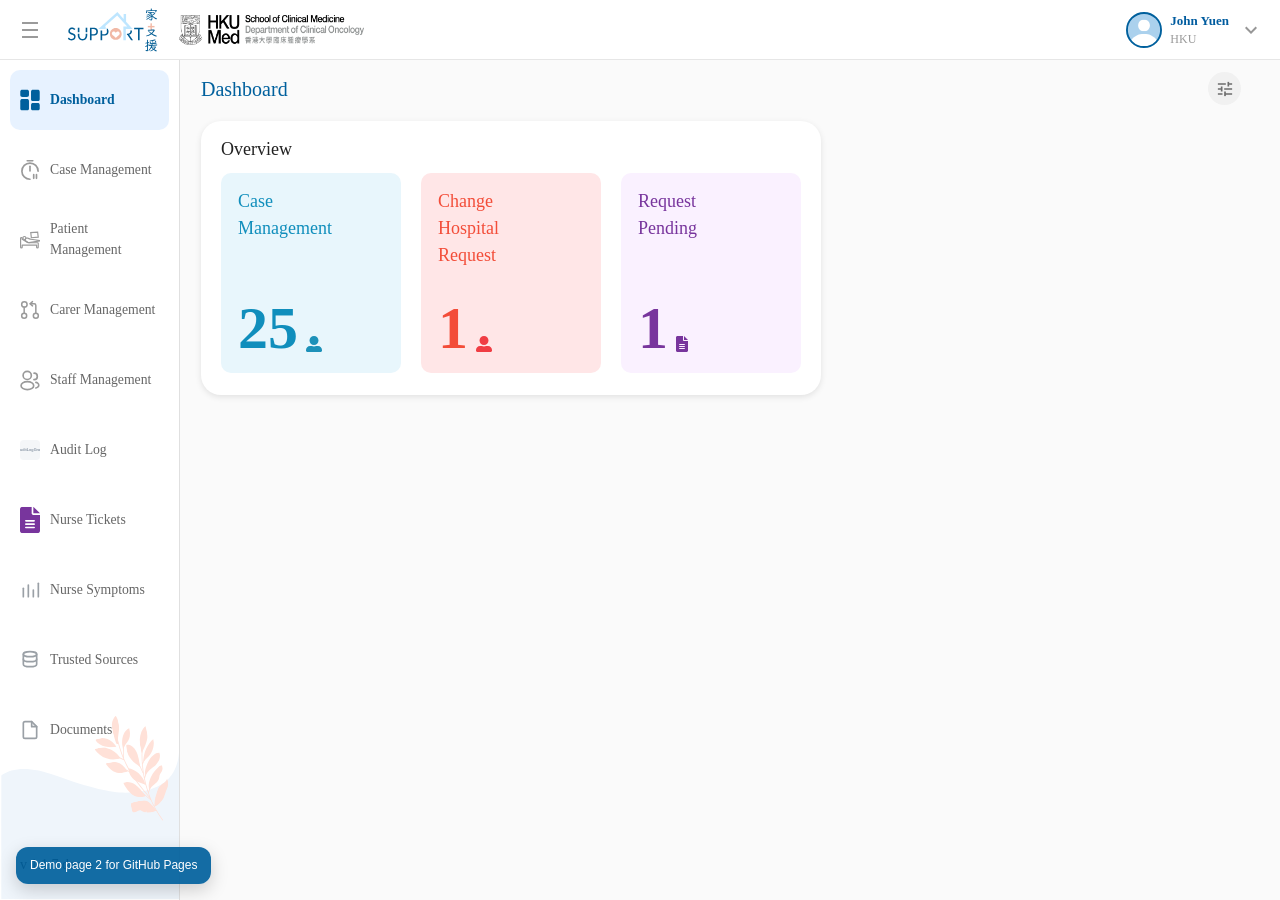
<file: dashboard.html>
<!DOCTYPE html>

<!-- saved from url=(0053)https://qa-supps-portal.med.hku.hk/homepage/dashboard -->
<html lang="en"><head><meta content="text/html; charset=utf-8" http-equiv="Content-Type"/>
<link href="https://qa-supps-portal.med.hku.hk/favicon.ico" rel="icon"/>
<meta content="width=device-width, initial-scale=1" name="viewport"/>
<meta content="#000000" name="theme-color"/>
<meta content="Support Plus" name="description"/>
<link href="https://qa-supps-portal.med.hku.hk/logo192.png" rel="apple-touch-icon"/>
<!--
      manifest.json provides metadata used when your web app is installed on a
      user's mobile device or desktop. See https://developers.google.com/web/fundamentals/web-app-manifest/
    -->
<link href="https://qa-supps-portal.med.hku.hk/manifest.json" rel="manifest"/>
<link href="./font.css" rel="stylesheet"/>
<!--
      Notice the use of  in the tags above.
      It will be replaced with the URL of the `public` folder during the build.
      Only files inside the `public` folder can be referenced from the HTML.

      Unlike "/favicon.ico" or "favicon.ico", "/favicon.ico" will
      work correctly both with client-side routing and a non-root public URL.
      Learn how to configure a non-root public URL by running `npm run build`.
    -->
<title>Support Plus</title>
<style>body {
  margin: 0;
  font-family: -apple-system, BlinkMacSystemFont, 'Segoe UI', 'Roboto', 'Oxygen',
    'Ubuntu', 'Cantarell', 'Fira Sans', 'Droid Sans', 'Helvetica Neue',
    sans-serif;
  -webkit-font-smoothing: antialiased;
  -moz-osx-font-smoothing: grayscale;
}

code {
  font-family: source-code-pro, Menlo, Monaco, Consolas, 'Courier New',
    monospace;
}

*:focus {
  outline: none !important;
}

/*# sourceMappingURL=[data-uri] */</style><style data-styled="active" data-styled-version="5.3.5">.Hpyvd{width:100%;height:100%;}.hApcqP{position:absolute;}.bWHyne .MuiButton-root{height:45px;text-transform:none;border-radius:25px;}.ePMsFZ.ePMsFZ{margin:auto;}.ePMsFZ.ePMsFZ .MuiDialog-paper{width:405px;margin:auto;border-radius:10px;background-color:#fff;padding:20px;}.cHuyDQ.cHuyDQ{font-size:20px;font-family:'NotoSans-Bold';height:10px;}.howUfX{cursor:pointer;}.kcfaUv{margin:auto;}.kcfaUv .MuiDialog-paper{width:405px;height:auto;max-width:405px;margin:auto;border-radius:30px;background-color:#fafafa;padding:20px;text-align:center;}.dpnVu{width:100%;position:fixed;z-index:1301;top:-0px;display:-webkit-box;display:-webkit-flex;display:-ms-flexbox;display:flex;-webkit-box-pack:center;-webkit-justify-content:center;-ms-flex-pack:center;justify-content:center;}.dpnVu.dpnVu .MuiAlert-icon{font-size:30px;}.dpnVu.dpnVu .MuiAlert-message{font-size:18px;}.ciIaev{height:100vh;display:-webkit-box;display:-webkit-flex;display:-ms-flexbox;display:flex;-webkit-flex-direction:row;-ms-flex-direction:row;flex-direction:row;-webkit-align-items:center;-webkit-box-align:center;-ms-flex-align:center;align-items:center;-webkit-box-pack:center;-webkit-justify-content:center;-ms-flex-pack:center;justify-content:center;}.fiyHVO{width:410px;height:522px;background-color:#fff;border-radius:30px;display:-webkit-box;display:-webkit-flex;display:-ms-flexbox;display:flex;-webkit-flex-direction:column;-ms-flex-direction:column;flex-direction:column;-webkit-align-items:center;-webkit-box-align:center;-ms-flex-align:center;align-items:center;box-shadow:0 2px 10px 0 rgba(0,0,0,0.1);padding:33px 45px 47px;margin:0;}.hEXoN{width:100%;height:69px;margin-bottom:20px;padding:0 12px;}.dAfYQb{width:100%;height:69px;margin-bottom:37px;padding:0 12px;}.bQdoJM.bQdoJM{font-size:12px;color:#005e98;font-family:'NotoSans-Bold';}.cXEWQU.cXEWQU{font-size:16px;color:#fff;font-family:'NotoSans-Bold';}.hIvHST.hIvHST{height:5px;color:#ff7444;font-weight:500;font-size:12px;text-transform:none;}.hIvHST.hIvHST:hover{-webkit-text-decoration:none;text-decoration:none;background-color:#fff;}.kbcWOb{width:100%;margin-bottom:20px;}.kbBmVw{width:100%;margin-bottom:45px;}.beaRYn{display:-webkit-box;display:-webkit-flex;display:-ms-flexbox;display:flex;margin:10px 10px 0px 10px;-webkit-box-pack:justify;-webkit-justify-content:space-between;-ms-flex-pack:justify;justify-content:space-between;border-radius:10px;height:60px;-webkit-align-items:center;-webkit-box-align:center;-ms-flex-align:center;align-items:center;background-color:#e7f2ff;cursor:pointer;}.beaRYn .title{font-weight:bold;color:#00609d;}.beaRYn.beaRYn .blueImage{padding-right:10px;display:block;}.beaRYn.beaRYn .grayImage{padding-right:10px;display:none;}.Rroof{display:-webkit-box;display:-webkit-flex;display:-ms-flexbox;display:flex;margin:10px 10px 0px 10px;-webkit-box-pack:justify;-webkit-justify-content:space-between;-ms-flex-pack:justify;justify-content:space-between;border-radius:10px;height:60px;-webkit-align-items:center;-webkit-box-align:center;-ms-flex-align:center;align-items:center;background-color:#fff;cursor:pointer;}.Rroof .title{font-weight:#6e6e6e;color:#666;}.Rroof.Rroof .blueImage{padding-right:10px;display:none;}.Rroof.Rroof .grayImage{padding-right:10px;display:block;}.csmlIp{display:-webkit-box;display:-webkit-flex;display:-ms-flexbox;display:flex;-webkit-flex-direction:row;-ms-flex-direction:row;flex-direction:row;-webkit-align-items:center;-webkit-box-align:center;-ms-flex-align:center;align-items:center;padding:10px;font-family:'NotoSans-Bold';}.icKBTo.icKBTo{color:#00609d;font-size:14px;font-family:'NotoSans-Bold';padding:8px 0;margin-left:10px;}.WZFFl{width:96%;height:250px;display:-webkit-box;display:-webkit-flex;display:-ms-flexbox;display:flex;-webkit-flex-direction:column;-ms-flex-direction:column;flex-direction:column;-webkit-align-items:center;-webkit-box-align:center;-ms-flex-align:center;align-items:center;-webkit-box-pack:center;-webkit-justify-content:center;-ms-flex-pack:center;justify-content:center;margin:0 auto;}.djyMlG{width:100%;height:60px;display:-webkit-box;display:-webkit-flex;display:-ms-flexbox;display:flex;-webkit-flex-direction:row;-ms-flex-direction:row;flex-direction:row;-webkit-align-items:center;-webkit-box-align:center;-ms-flex-align:center;align-items:center;-webkit-box-pack:justify;-webkit-justify-content:space-between;-ms-flex-pack:justify;justify-content:space-between;background-color:#fff;border-bottom:1px solid #e6e6e6;padding-left:5px;padding-right:17px;}.hXfsVW{display:-webkit-box;display:-webkit-flex;display:-ms-flexbox;display:flex;-webkit-flex-direction:row;-ms-flex-direction:row;flex-direction:row;-webkit-align-items:center;-webkit-box-align:center;-ms-flex-align:center;align-items:center;}.fZAXZB{display:-webkit-box;display:-webkit-flex;display:-ms-flexbox;display:flex;-webkit-flex-direction:row;-ms-flex-direction:row;flex-direction:row;-webkit-align-items:center;-webkit-box-align:center;-ms-flex-align:center;align-items:center;-webkit-box-pack:justify;-webkit-justify-content:space-between;-ms-flex-pack:justify;justify-content:space-between;}.fZAXZB .slide-content{max-height:318px;width:346px;background-color:#f7f7f7;border-radius:8px;overflow:auto;height:0;visibility:hidden;position:'relative';}.fZAXZB .up{-webkit-animation:slide-up 0.3s linear both;animation:slide-up 0.3s linear both;}.fZAXZB .down{-webkit-animation:slide-down 0.3s linear both;animation:slide-down 0.3s linear both;}@-webkit-keyframes slide-down{0%{visibility:hidden;overflow:hidden;height:0;}99%{visibility:visible;overflow:hidden;height:318px;}100%{visibility:visible;height:318px;}}@keyframes slide-down{0%{visibility:hidden;overflow:hidden;height:0;}99%{visibility:visible;overflow:hidden;height:318px;}100%{visibility:visible;height:318px;}}@-webkit-keyframes slide-up{from{overflow:hidden;visibility:visible;height:318px;}to{overflow:hidden;visibility:hidden;height:0;}}@keyframes slide-up{from{overflow:hidden;visibility:visible;height:318px;}to{overflow:hidden;visibility:hidden;height:0;}}.fyXzYS.fyXzYS{padding:0;}.ipZSaW{display:-webkit-box;display:-webkit-flex;display:-ms-flexbox;display:flex;-webkit-flex-direction:column;-ms-flex-direction:column;flex-direction:column;-webkit-align-items:flex-start;-webkit-box-align:flex-start;-ms-flex-align:flex-start;align-items:flex-start;-webkit-box-pack:center;-webkit-justify-content:center;-ms-flex-pack:center;justify-content:center;margin-left:8px;margin-right:10px;text-transform:none;}.dvEWAl.dvEWAl{color:#015c9f;font-weight:bold;}.dvZQNt.dvZQNt{color:#9a9a9a;font-weight:unset;}.gxRzvc{-webkit-transform-origin:center bottom;-ms-transform-origin:center bottom;transform-origin:center bottom;background-color:#f6f6f6;padding:unset;}.hIOsmV{width:100%;}.yZFgr{width:100%;display:-webkit-box;display:-webkit-flex;display:-ms-flexbox;display:flex;-webkit-flex-direction:row;-ms-flex-direction:row;flex-direction:row;-webkit-align-items:center;-webkit-box-align:center;-ms-flex-align:center;align-items:center;-webkit-box-pack:justify;-webkit-justify-content:space-between;-ms-flex-pack:justify;justify-content:space-between;padding:unset;}.cSOBWP{position:absolute;left:calc(50% - 100px);top:calc(50% - 100px);z-index:2;}.icBGFx{position:absolute;width:calc(100% + 20px);left:-10px;height:100%;opacity:0.8;z-index:1;}.gRXGFe{width:100%;max-width:620px;border-radius:20px;box-shadow:0 2px 6px 0 rgba(0,0,0,0.1);background-color:#fff;padding:5px 10px 22px 10px;display:-webkit-box;display:-webkit-flex;display:-ms-flexbox;display:flex;-webkit-flex-direction:column;-ms-flex-direction:column;flex-direction:column;-webkit-box-pack:justify;-webkit-justify-content:space-between;-ms-flex-pack:justify;justify-content:space-between;}.hUQwHi{display:-webkit-box;display:-webkit-flex;display:-ms-flexbox;display:flex;-webkit-flex-direction:row;-ms-flex-direction:row;flex-direction:row;-webkit-align-items:center;-webkit-box-align:center;-ms-flex-align:center;align-items:center;-webkit-box-pack:justify;-webkit-justify-content:space-between;-ms-flex-pack:justify;justify-content:space-between;padding:10px;}.byrFZt.byrFZt{font-size:18px;font-family:'NotoSans-Bold';}.heRLHN{width:100%;display:-webkit-box;display:-webkit-flex;display:-ms-flexbox;display:flex;-webkit-flex-direction:row;-ms-flex-direction:row;flex-direction:row;-webkit-align-items:center;-webkit-box-align:center;-ms-flex-align:center;align-items:center;-webkit-box-pack:space-around;-webkit-justify-content:space-around;-ms-flex-pack:space-around;justify-content:space-around;-webkit-flex-wrap:wrap;-ms-flex-wrap:wrap;flex-wrap:wrap;}.iwNJDA{position:relative;height:70%;}.bVcxOE{width:30%;height:200px;display:-webkit-box;display:-webkit-flex;display:-ms-flexbox;display:flex;-webkit-flex-direction:column;-ms-flex-direction:column;flex-direction:column;-webkit-box-pack:justify;-webkit-justify-content:space-between;-ms-flex-pack:justify;justify-content:space-between;padding:15px 81px 0px 17px;border-radius:10px;background-color:#e8f6fc;cursor:pointer;}.BxAod{display:-webkit-box;display:-webkit-flex;display:-ms-flexbox;display:flex;-webkit-flex-direction:row;-ms-flex-direction:row;flex-direction:row;}.eIAWZd.eIAWZd{width:33px;height:33px;display:-webkit-box;display:-webkit-flex;display:-ms-flexbox;display:flex;margin:0 17px;}.fyRMHJ{z-index:1300 !important;}.fyRMHJ .MuiTooltip-tooltip{background-color:#f7f7f7;box-shadow:0 2px 6px 0 rgba(0,0,0,0.1);max-width:600px;}.fyRMHJ .MuiTooltip-tooltip .MuiTooltip-arrow{color:#f7f7f7;}.kVQcXN{height:100%;padding:12px 22px 16px 21px;}.hrsTrv{display:-webkit-box;display:-webkit-flex;display:-ms-flexbox;display:flex;-webkit-flex-direction:row;-ms-flex-direction:row;flex-direction:row;-webkit-box-pack:justify;-webkit-justify-content:space-between;-ms-flex-pack:justify;justify-content:space-between;-webkit-align-items:center;-webkit-box-align:center;-ms-flex-align:center;align-items:center;margin-bottom:16px;}.iyJoiF{width:50%;display:-webkit-box;display:-webkit-flex;display:-ms-flexbox;display:flex;-webkit-flex-direction:row;-ms-flex-direction:row;flex-direction:row;-webkit-align-items:center;-webkit-box-align:center;-ms-flex-align:center;align-items:center;-webkit-box-pack:end;-webkit-justify-content:flex-end;-ms-flex-pack:end;justify-content:flex-end;}.jtxRtd{width:100%;min-width:1024px;height:100vh;display:-webkit-box;display:-webkit-flex;display:-ms-flexbox;display:flex;-webkit-flex-direction:column;-ms-flex-direction:column;flex-direction:column;}.fVFFNg{height:calc(100vh - 60px);display:-webkit-box;display:-webkit-flex;display:-ms-flexbox;display:flex;-webkit-flex-direction:row;-ms-flex-direction:row;flex-direction:row;background-color:#fafafa;min-height:700px;}.jsmixt{display:-webkit-box;display:-webkit-flex;display:-ms-flexbox;display:flex;}.jsmixt .css-12i7wg6-MuiPaper-root-MuiDrawer-paper{position:relative;}.etmviE{width:100%;height:100%;}.bdIPQU{height:100%;}.llQpbN{width:100%;height:100vh;position:absolute;z-index:-2;overflow:hidden;}body{margin:0;padding:0;}</style><style data-emotion="css-global" data-s="">html{-webkit-font-smoothing:antialiased;-moz-osx-font-smoothing:grayscale;box-sizing:border-box;-webkit-text-size-adjust:100%;}</style><style data-emotion="css-global" data-s="">*,*::before,*::after{box-sizing:inherit;}</style><style data-emotion="css-global" data-s="">strong,b{font-weight:700;}</style><style data-emotion="css-global" data-s="">body{margin:0;color:rgba(0, 0, 0, 0.87);font-family:NotoSans-Regular;font-weight:400;font-size:0.8571428571428571rem;line-height:1.5;background-color:#fff;}</style><style data-emotion="css-global" data-s="">@media print{body{background-color:#fff;}}</style><style data-emotion="css-global" data-s="">body::backdrop{background-color:#fff;}</style><style data-emotion="css" data-s="">.css-bz4dnt-MuiCollapse-root{height:0;overflow:hidden;-webkit-transition:height 300ms cubic-bezier(0.4, 0, 0.2, 1) 0ms;transition:height 300ms cubic-bezier(0.4, 0, 0.2, 1) 0ms;visibility:hidden;}</style><style data-emotion="css" data-s="">.css-smkl36-MuiCollapse-wrapper{display:-webkit-box;display:-webkit-flex;display:-ms-flexbox;display:flex;width:100%;}</style><style data-emotion="css" data-s="">.css-9l5vo-MuiCollapse-wrapperInner{width:100%;}</style><style data-emotion="css" data-s="">.css-18g3wjv-MuiAlert-root{font-family:NotoSans-Regular;font-weight:400;font-size:0.75rem;line-height:1.43;background-color:rgb(253, 237, 237);display:-webkit-box;display:-webkit-flex;display:-ms-flexbox;display:flex;padding:6px 16px;color:rgb(95, 33, 32);}</style><style data-emotion="css" data-s="">.css-18g3wjv-MuiAlert-root .MuiAlert-icon{color:#ef5350;}</style><style data-emotion="css" data-s="">.css-119koxd-MuiPaper-root-MuiAlert-root{background-color:#fff;color:rgba(0, 0, 0, 0.87);-webkit-transition:box-shadow 300ms cubic-bezier(0.4, 0, 0.2, 1) 0ms;transition:box-shadow 300ms cubic-bezier(0.4, 0, 0.2, 1) 0ms;border-radius:4px;box-shadow:none;font-family:NotoSans-Regular;font-weight:400;font-size:0.75rem;line-height:1.43;background-color:rgb(253, 237, 237);display:-webkit-box;display:-webkit-flex;display:-ms-flexbox;display:flex;padding:6px 16px;color:rgb(95, 33, 32);}</style><style data-emotion="css" data-s="">.css-119koxd-MuiPaper-root-MuiAlert-root .MuiAlert-icon{color:#ef5350;}</style><style data-emotion="css" data-s="">.css-1ytlwq5-MuiAlert-icon{margin-right:12px;padding:7px 0;display:-webkit-box;display:-webkit-flex;display:-ms-flexbox;display:flex;font-size:22px;opacity:0.9;}</style><style data-emotion="css" data-s="">.css-1vooibu-MuiSvgIcon-root{-webkit-user-select:none;-moz-user-select:none;-ms-user-select:none;user-select:none;width:1em;height:1em;display:inline-block;fill:currentColor;-webkit-flex-shrink:0;-ms-flex-negative:0;flex-shrink:0;-webkit-transition:fill 200ms cubic-bezier(0.4, 0, 0.2, 1) 0ms;transition:fill 200ms cubic-bezier(0.4, 0, 0.2, 1) 0ms;font-size:inherit;}</style><style data-emotion="css" data-s="">.css-1pxa9xg-MuiAlert-message{padding:8px 0;min-width:0;overflow:auto;}</style><style data-emotion="css" data-s="">.css-1eyyx39-MuiTypography-root{margin:0;font-family:NotoSans-Regular;font-weight:400;font-size:0.8571428571428571rem;line-height:1.5;color:#005e98;font-size:12px;}</style><style data-emotion="css" data-s="">.css-1h8td7x-MuiDialog-root{}</style><style data-emotion="css" data-s="">@media print{.css-1h8td7x-MuiDialog-root{position:absolute!important;}}</style><style data-emotion="css" data-s="">.css-12w3uat-MuiIconButton-root{text-align:center;-webkit-flex:0 0 auto;-ms-flex:0 0 auto;flex:0 0 auto;font-size:1.2857142857142856rem;padding:8px;border-radius:50%;overflow:visible;color:rgba(0, 0, 0, 0.54);-webkit-transition:background-color 150ms cubic-bezier(0.4, 0, 0.2, 1) 0ms;transition:background-color 150ms cubic-bezier(0.4, 0, 0.2, 1) 0ms;}</style><style data-emotion="css" data-s="">.css-12w3uat-MuiIconButton-root:hover{background-color:rgba(0, 0, 0, 0.04);}</style><style data-emotion="css" data-s="">@media (hover: none){.css-12w3uat-MuiIconButton-root:hover{background-color:transparent;}}</style><style data-emotion="css" data-s="">.css-12w3uat-MuiIconButton-root.Mui-disabled{background-color:transparent;color:rgba(0, 0, 0, 0.26);}</style><style data-emotion="css" data-s="">.css-poa6bm-MuiButtonBase-root-MuiIconButton-root{display:-webkit-inline-box;display:-webkit-inline-flex;display:-ms-inline-flexbox;display:inline-flex;-webkit-align-items:center;-webkit-box-align:center;-ms-flex-align:center;align-items:center;-webkit-box-pack:center;-ms-flex-pack:center;-webkit-justify-content:center;justify-content:center;position:relative;box-sizing:border-box;-webkit-tap-highlight-color:transparent;background-color:transparent;outline:0;border:0;margin:0;border-radius:0;padding:0;cursor:pointer;-webkit-user-select:none;-moz-user-select:none;-ms-user-select:none;user-select:none;vertical-align:middle;-moz-appearance:none;-webkit-appearance:none;-webkit-text-decoration:none;text-decoration:none;color:inherit;text-align:center;-webkit-flex:0 0 auto;-ms-flex:0 0 auto;flex:0 0 auto;font-size:1.2857142857142856rem;padding:8px;border-radius:50%;overflow:visible;color:rgba(0, 0, 0, 0.54);-webkit-transition:background-color 150ms cubic-bezier(0.4, 0, 0.2, 1) 0ms;transition:background-color 150ms cubic-bezier(0.4, 0, 0.2, 1) 0ms;}</style><style data-emotion="css" data-s="">.css-poa6bm-MuiButtonBase-root-MuiIconButton-root::-moz-focus-inner{border-style:none;}</style><style data-emotion="css" data-s="">.css-poa6bm-MuiButtonBase-root-MuiIconButton-root.Mui-disabled{pointer-events:none;cursor:default;}</style><style data-emotion="css" data-s="">@media print{.css-poa6bm-MuiButtonBase-root-MuiIconButton-root{-webkit-print-color-adjust:exact;color-adjust:exact;}}</style><style data-emotion="css" data-s="">.css-poa6bm-MuiButtonBase-root-MuiIconButton-root:hover{background-color:rgba(0, 0, 0, 0.04);}</style><style data-emotion="css" data-s="">@media (hover: none){.css-poa6bm-MuiButtonBase-root-MuiIconButton-root:hover{background-color:transparent;}}</style><style data-emotion="css" data-s="">.css-poa6bm-MuiButtonBase-root-MuiIconButton-root.Mui-disabled{background-color:transparent;color:rgba(0, 0, 0, 0.26);}</style><style data-emotion="css" data-s="">.css-advny6-MuiPopper-root{}</style><style data-emotion="css" data-s="">.css-1ps6pg7-MuiPaper-root{background-color:#fff;color:rgba(0, 0, 0, 0.87);-webkit-transition:box-shadow 300ms cubic-bezier(0.4, 0, 0.2, 1) 0ms;transition:box-shadow 300ms cubic-bezier(0.4, 0, 0.2, 1) 0ms;border-radius:4px;box-shadow:0px 2px 1px -1px rgba(0,0,0,0.2),0px 1px 1px 0px rgba(0,0,0,0.14),0px 1px 3px 0px rgba(0,0,0,0.12);}</style><style data-emotion="css" data-s="">.css-h4y409-MuiList-root{list-style:none;margin:0;padding:0;position:relative;padding-top:8px;padding-bottom:8px;}</style><style data-emotion="css" data-s="">.css-1ea6976-MuiTypography-root{margin:0;font-family:NotoSans-Regular;font-weight:400;font-size:0.8571428571428571rem;line-height:1.5;}</style><style data-emotion="css" data-s="">.css-hp1ek5-MuiTypography-root{margin:0;font-family:NotoSans-Regular;font-weight:400;font-size:0.8571428571428571rem;line-height:1.5;color:#a7a7a7;font-size:12px;}</style><style data-emotion="css" data-s="">.css-1su5poz-MuiButton-root{font-family:NotoSans-Regular;font-weight:500;font-size:0.75rem;line-height:1.75;text-transform:uppercase;min-width:64px;padding:6px 8px;border-radius:4px;-webkit-transition:background-color 250ms cubic-bezier(0.4, 0, 0.2, 1) 0ms,box-shadow 250ms cubic-bezier(0.4, 0, 0.2, 1) 0ms,border-color 250ms cubic-bezier(0.4, 0, 0.2, 1) 0ms,color 250ms cubic-bezier(0.4, 0, 0.2, 1) 0ms;transition:background-color 250ms cubic-bezier(0.4, 0, 0.2, 1) 0ms,box-shadow 250ms cubic-bezier(0.4, 0, 0.2, 1) 0ms,border-color 250ms cubic-bezier(0.4, 0, 0.2, 1) 0ms,color 250ms cubic-bezier(0.4, 0, 0.2, 1) 0ms;color:#00609d;}</style><style data-emotion="css" data-s="">.css-1su5poz-MuiButton-root:hover{-webkit-text-decoration:none;text-decoration:none;background-color:rgba(0, 96, 157, 0.04);}</style><style data-emotion="css" data-s="">@media (hover: none){.css-1su5poz-MuiButton-root:hover{background-color:transparent;}}</style><style data-emotion="css" data-s="">.css-1su5poz-MuiButton-root:active{}</style><style data-emotion="css" data-s="">.css-1su5poz-MuiButton-root.Mui-focusVisible{}</style><style data-emotion="css" data-s="">.css-1su5poz-MuiButton-root.Mui-disabled{color:rgba(0, 0, 0, 0.26);}</style><style data-emotion="css" data-s="">.css-1h3wcof-MuiButtonBase-root-MuiButton-root{display:-webkit-inline-box;display:-webkit-inline-flex;display:-ms-inline-flexbox;display:inline-flex;-webkit-align-items:center;-webkit-box-align:center;-ms-flex-align:center;align-items:center;-webkit-box-pack:center;-ms-flex-pack:center;-webkit-justify-content:center;justify-content:center;position:relative;box-sizing:border-box;-webkit-tap-highlight-color:transparent;background-color:transparent;outline:0;border:0;margin:0;border-radius:0;padding:0;cursor:pointer;-webkit-user-select:none;-moz-user-select:none;-ms-user-select:none;user-select:none;vertical-align:middle;-moz-appearance:none;-webkit-appearance:none;-webkit-text-decoration:none;text-decoration:none;color:inherit;font-family:NotoSans-Regular;font-weight:500;font-size:0.75rem;line-height:1.75;text-transform:uppercase;min-width:64px;padding:6px 8px;border-radius:4px;-webkit-transition:background-color 250ms cubic-bezier(0.4, 0, 0.2, 1) 0ms,box-shadow 250ms cubic-bezier(0.4, 0, 0.2, 1) 0ms,border-color 250ms cubic-bezier(0.4, 0, 0.2, 1) 0ms,color 250ms cubic-bezier(0.4, 0, 0.2, 1) 0ms;transition:background-color 250ms cubic-bezier(0.4, 0, 0.2, 1) 0ms,box-shadow 250ms cubic-bezier(0.4, 0, 0.2, 1) 0ms,border-color 250ms cubic-bezier(0.4, 0, 0.2, 1) 0ms,color 250ms cubic-bezier(0.4, 0, 0.2, 1) 0ms;color:#00609d;}</style><style data-emotion="css" data-s="">.css-1h3wcof-MuiButtonBase-root-MuiButton-root::-moz-focus-inner{border-style:none;}</style><style data-emotion="css" data-s="">.css-1h3wcof-MuiButtonBase-root-MuiButton-root.Mui-disabled{pointer-events:none;cursor:default;}</style><style data-emotion="css" data-s="">@media print{.css-1h3wcof-MuiButtonBase-root-MuiButton-root{-webkit-print-color-adjust:exact;color-adjust:exact;}}</style><style data-emotion="css" data-s="">.css-1h3wcof-MuiButtonBase-root-MuiButton-root:hover{-webkit-text-decoration:none;text-decoration:none;background-color:rgba(0, 96, 157, 0.04);}</style><style data-emotion="css" data-s="">@media (hover: none){.css-1h3wcof-MuiButtonBase-root-MuiButton-root:hover{background-color:transparent;}}</style><style data-emotion="css" data-s="">.css-1h3wcof-MuiButtonBase-root-MuiButton-root:active{}</style><style data-emotion="css" data-s="">.css-1h3wcof-MuiButtonBase-root-MuiButton-root.Mui-focusVisible{}</style><style data-emotion="css" data-s="">.css-1h3wcof-MuiButtonBase-root-MuiButton-root.Mui-disabled{color:rgba(0, 0, 0, 0.26);}</style><style data-emotion="css" data-s="">.css-5tha4o-MuiTypography-root{margin:0;font-family:NotoSans-Regular;font-weight:400;font-size:0.8571428571428571rem;line-height:1.5;font-size:13px;}</style><style data-emotion="css" data-s="">.css-ebquwi-MuiTypography-root{margin:0;font-family:NotoSans-Regular;font-weight:400;font-size:0.8571428571428571rem;line-height:1.5;font-size:12px;}</style><style data-emotion="css" data-s="">.css-havevq-MuiSvgIcon-root{-webkit-user-select:none;-moz-user-select:none;-ms-user-select:none;user-select:none;width:1em;height:1em;display:inline-block;fill:currentColor;-webkit-flex-shrink:0;-ms-flex-negative:0;flex-shrink:0;-webkit-transition:fill 200ms cubic-bezier(0.4, 0, 0.2, 1) 0ms;transition:fill 200ms cubic-bezier(0.4, 0, 0.2, 1) 0ms;font-size:1.2857142857142856rem;}</style><style data-emotion="css" data-s="">.css-7ik032-MuiDrawer-docked{-webkit-flex:0 0 auto;-ms-flex:0 0 auto;flex:0 0 auto;}</style><style data-emotion="css" data-s="">.css-wut21w-MuiDrawer-paper{overflow-y:auto;display:-webkit-box;display:-webkit-flex;display:-ms-flexbox;display:flex;-webkit-flex-direction:column;-ms-flex-direction:column;flex-direction:column;height:100%;-webkit-flex:1 0 auto;-ms-flex:1 0 auto;flex:1 0 auto;z-index:1200;-webkit-overflow-scrolling:touch;position:fixed;top:0;outline:0;left:0;border-right:1px solid rgba(0, 0, 0, 0.12);}</style><style data-emotion="css" data-s="">.css-12i7wg6-MuiPaper-root-MuiDrawer-paper{background-color:#fff;color:rgba(0, 0, 0, 0.87);-webkit-transition:box-shadow 300ms cubic-bezier(0.4, 0, 0.2, 1) 0ms;transition:box-shadow 300ms cubic-bezier(0.4, 0, 0.2, 1) 0ms;box-shadow:none;overflow-y:auto;display:-webkit-box;display:-webkit-flex;display:-ms-flexbox;display:flex;-webkit-flex-direction:column;-ms-flex-direction:column;flex-direction:column;height:100%;-webkit-flex:1 0 auto;-ms-flex:1 0 auto;flex:1 0 auto;z-index:1200;-webkit-overflow-scrolling:touch;position:fixed;top:0;outline:0;left:0;border-right:1px solid rgba(0, 0, 0, 0.12);}</style><style data-emotion="css" data-s="">.css-pnutvq-MuiTooltip-popper{z-index:1500;pointer-events:none;}</style><style data-emotion="css" data-s="">.css-pnutvq-MuiTooltip-popper[data-popper-placement*="bottom"] .MuiTooltip-arrow{top:0;margin-top:-0.71em;}</style><style data-emotion="css" data-s="">.css-pnutvq-MuiTooltip-popper[data-popper-placement*="bottom"] .MuiTooltip-arrow::before{transform-origin:0 100%;}</style><style data-emotion="css" data-s="">.css-pnutvq-MuiTooltip-popper[data-popper-placement*="top"] .MuiTooltip-arrow{bottom:0;margin-bottom:-0.71em;}</style><style data-emotion="css" data-s="">.css-pnutvq-MuiTooltip-popper[data-popper-placement*="top"] .MuiTooltip-arrow::before{transform-origin:100% 0;}</style><style data-emotion="css" data-s="">.css-pnutvq-MuiTooltip-popper[data-popper-placement*="right"] .MuiTooltip-arrow{left:0;margin-left:-0.71em;height:1em;width:0.71em;}</style><style data-emotion="css" data-s="">.css-pnutvq-MuiTooltip-popper[data-popper-placement*="right"] .MuiTooltip-arrow::before{transform-origin:100% 100%;}</style><style data-emotion="css" data-s="">.css-pnutvq-MuiTooltip-popper[data-popper-placement*="left"] .MuiTooltip-arrow{right:0;margin-right:-0.71em;height:1em;width:0.71em;}</style><style data-emotion="css" data-s="">.css-pnutvq-MuiTooltip-popper[data-popper-placement*="left"] .MuiTooltip-arrow::before{transform-origin:0 0;}</style><style data-emotion="css" data-s="">.css-viryjt-MuiPopper-root-MuiTooltip-popper{z-index:1500;pointer-events:none;}</style><style data-emotion="css" data-s="">.css-viryjt-MuiPopper-root-MuiTooltip-popper[data-popper-placement*="bottom"] .MuiTooltip-arrow{top:0;margin-top:-0.71em;}</style><style data-emotion="css" data-s="">.css-viryjt-MuiPopper-root-MuiTooltip-popper[data-popper-placement*="bottom"] .MuiTooltip-arrow::before{transform-origin:0 100%;}</style><style data-emotion="css" data-s="">.css-viryjt-MuiPopper-root-MuiTooltip-popper[data-popper-placement*="top"] .MuiTooltip-arrow{bottom:0;margin-bottom:-0.71em;}</style><style data-emotion="css" data-s="">.css-viryjt-MuiPopper-root-MuiTooltip-popper[data-popper-placement*="top"] .MuiTooltip-arrow::before{transform-origin:100% 0;}</style><style data-emotion="css" data-s="">.css-viryjt-MuiPopper-root-MuiTooltip-popper[data-popper-placement*="right"] .MuiTooltip-arrow{left:0;margin-left:-0.71em;height:1em;width:0.71em;}</style><style data-emotion="css" data-s="">.css-viryjt-MuiPopper-root-MuiTooltip-popper[data-popper-placement*="right"] .MuiTooltip-arrow::before{transform-origin:100% 100%;}</style><style data-emotion="css" data-s="">.css-viryjt-MuiPopper-root-MuiTooltip-popper[data-popper-placement*="left"] .MuiTooltip-arrow{right:0;margin-right:-0.71em;height:1em;width:0.71em;}</style><style data-emotion="css" data-s="">.css-viryjt-MuiPopper-root-MuiTooltip-popper[data-popper-placement*="left"] .MuiTooltip-arrow::before{transform-origin:0 0;}</style><style data-emotion="css" data-s="">.css-1eqrzrx-MuiCircularProgress-root{display:inline-block;color:#00609d;-webkit-animation:animation-61bdi0 1.4s linear infinite;animation:animation-61bdi0 1.4s linear infinite;}</style><style data-emotion="css" data-s="">@-webkit-keyframes animation-61bdi0{0%{-webkit-transform:rotate(0deg);-moz-transform:rotate(0deg);-ms-transform:rotate(0deg);transform:rotate(0deg);}100%{-webkit-transform:rotate(360deg);-moz-transform:rotate(360deg);-ms-transform:rotate(360deg);transform:rotate(360deg);}}</style><style data-emotion="css" data-s="">@keyframes animation-61bdi0{0%{-webkit-transform:rotate(0deg);-moz-transform:rotate(0deg);-ms-transform:rotate(0deg);transform:rotate(0deg);}100%{-webkit-transform:rotate(360deg);-moz-transform:rotate(360deg);-ms-transform:rotate(360deg);transform:rotate(360deg);}}</style><style data-emotion="css" data-s="">.css-1idz92c-MuiCircularProgress-svg{display:block;}</style><style data-emotion="css" data-s="">.css-176wh8e-MuiCircularProgress-circle{stroke:currentColor;stroke-dasharray:80px,200px;stroke-dashoffset:0;-webkit-animation:animation-1p2h4ri 1.4s ease-in-out infinite;animation:animation-1p2h4ri 1.4s ease-in-out infinite;}</style><style data-emotion="css" data-s="">@-webkit-keyframes animation-1p2h4ri{0%{stroke-dasharray:1px,200px;stroke-dashoffset:0;}50%{stroke-dasharray:100px,200px;stroke-dashoffset:-15px;}100%{stroke-dasharray:100px,200px;stroke-dashoffset:-125px;}}</style><style data-emotion="css" data-s="">@keyframes animation-1p2h4ri{0%{stroke-dasharray:1px,200px;stroke-dashoffset:0;}50%{stroke-dasharray:100px,200px;stroke-dashoffset:-15px;}100%{stroke-dasharray:100px,200px;stroke-dashoffset:-125px;}}</style><style data-emotion="css" data-s="">.css-8je8zh-MuiTouchRipple-root{overflow:hidden;pointer-events:none;position:absolute;z-index:0;top:0;right:0;bottom:0;left:0;border-radius:inherit;}</style><style data-emotion="css" data-s="">.css-zw3mfo-MuiModal-root-MuiDialog-root{position:fixed;z-index:1300;right:0;bottom:0;top:0;left:0;}</style><style data-emotion="css" data-s="">@media print{.css-zw3mfo-MuiModal-root-MuiDialog-root{position:absolute!important;}}</style><style data-emotion="css" data-s="">.css-tkzpuq-MuiDialog-backdrop{z-index:-1;}</style><style data-emotion="css" data-s="">.css-yiavyu-MuiBackdrop-root-MuiDialog-backdrop{position:fixed;display:-webkit-box;display:-webkit-flex;display:-ms-flexbox;display:flex;-webkit-align-items:center;-webkit-box-align:center;-ms-flex-align:center;align-items:center;-webkit-box-pack:center;-ms-flex-pack:center;-webkit-justify-content:center;justify-content:center;right:0;bottom:0;top:0;left:0;background-color:rgba(0, 0, 0, 0.5);-webkit-tap-highlight-color:transparent;z-index:-1;}</style><style data-emotion="css" data-s="">.css-hz1bth-MuiDialog-container{height:100%;outline:0;display:-webkit-box;display:-webkit-flex;display:-ms-flexbox;display:flex;-webkit-box-pack:center;-ms-flex-pack:center;-webkit-justify-content:center;justify-content:center;-webkit-align-items:center;-webkit-box-align:center;-ms-flex-align:center;align-items:center;}</style><style data-emotion="css" data-s="">@media print{.css-hz1bth-MuiDialog-container{height:auto;}}</style><style data-emotion="css" data-s="">.css-1wpgjmt-MuiDialog-paper{margin:32px;position:relative;overflow-y:auto;display:-webkit-box;display:-webkit-flex;display:-ms-flexbox;display:flex;-webkit-flex-direction:column;-ms-flex-direction:column;flex-direction:column;max-height:calc(100% - 64px);max-width:600px;}</style><style data-emotion="css" data-s="">@media print{.css-1wpgjmt-MuiDialog-paper{overflow-y:visible;box-shadow:none;}}</style><style data-emotion="css" data-s="">.css-1wpgjmt-MuiDialog-paper.MuiDialog-paperScrollBody{}</style><style data-emotion="css" data-s="">@media (max-width:663.95px){.css-1wpgjmt-MuiDialog-paper.MuiDialog-paperScrollBody{max-width:calc(100% - 64px);}}</style><style data-emotion="css" data-s="">.css-1t1j96h-MuiPaper-root-MuiDialog-paper{background-color:#fff;color:rgba(0, 0, 0, 0.87);-webkit-transition:box-shadow 300ms cubic-bezier(0.4, 0, 0.2, 1) 0ms;transition:box-shadow 300ms cubic-bezier(0.4, 0, 0.2, 1) 0ms;border-radius:4px;box-shadow:0px 11px 15px -7px rgba(0,0,0,0.2),0px 24px 38px 3px rgba(0,0,0,0.14),0px 9px 46px 8px rgba(0,0,0,0.12);margin:32px;position:relative;overflow-y:auto;display:-webkit-box;display:-webkit-flex;display:-ms-flexbox;display:flex;-webkit-flex-direction:column;-ms-flex-direction:column;flex-direction:column;max-height:calc(100% - 64px);max-width:600px;}</style><style data-emotion="css" data-s="">@media print{.css-1t1j96h-MuiPaper-root-MuiDialog-paper{overflow-y:visible;box-shadow:none;}}</style><style data-emotion="css" data-s="">.css-1t1j96h-MuiPaper-root-MuiDialog-paper.MuiDialog-paperScrollBody{}</style><style data-emotion="css" data-s="">@media (max-width:663.95px){.css-1t1j96h-MuiPaper-root-MuiDialog-paper.MuiDialog-paperScrollBody{max-width:calc(100% - 64px);}}</style><style data-emotion="css" data-s="">.css-ypiqx9-MuiDialogContent-root{-webkit-flex:1 1 auto;-ms-flex:1 1 auto;flex:1 1 auto;-webkit-overflow-scrolling:touch;overflow-y:auto;padding:20px 24px;}</style><style data-emotion="css" data-s="">.MuiDialogTitle-root+.css-ypiqx9-MuiDialogContent-root{padding-top:0;}</style><style data-emotion="css" data-s="">.css-1sl0xkm-MuiTypography-root{margin:0;font-family:NotoSans-Regular;font-weight:400;font-size:0.8571428571428571rem;line-height:1.5;color:#da2626;}</style><style data-emotion="css" data-s="">.css-hlj6pa-MuiDialogActions-root{display:-webkit-box;display:-webkit-flex;display:-ms-flexbox;display:flex;-webkit-align-items:center;-webkit-box-align:center;-ms-flex-align:center;align-items:center;padding:8px;-webkit-box-pack:end;-ms-flex-pack:end;-webkit-justify-content:flex-end;justify-content:flex-end;-webkit-flex:0 0 auto;-ms-flex:0 0 auto;flex:0 0 auto;}</style><style data-emotion="css" data-s="">.css-hlj6pa-MuiDialogActions-root>:not(:first-of-type){margin-left:8px;}</style><style data-emotion="css" data-s="">.css-wkf4ic-MuiButton-root{font-family:NotoSans-Regular;font-weight:500;font-size:0.75rem;line-height:1.75;text-transform:uppercase;min-width:64px;padding:6px 8px;border-radius:4px;-webkit-transition:background-color 250ms cubic-bezier(0.4, 0, 0.2, 1) 0ms,box-shadow 250ms cubic-bezier(0.4, 0, 0.2, 1) 0ms,border-color 250ms cubic-bezier(0.4, 0, 0.2, 1) 0ms,color 250ms cubic-bezier(0.4, 0, 0.2, 1) 0ms;transition:background-color 250ms cubic-bezier(0.4, 0, 0.2, 1) 0ms,box-shadow 250ms cubic-bezier(0.4, 0, 0.2, 1) 0ms,border-color 250ms cubic-bezier(0.4, 0, 0.2, 1) 0ms,color 250ms cubic-bezier(0.4, 0, 0.2, 1) 0ms;color:#00609d;width:100%;}</style><style data-emotion="css" data-s="">.css-wkf4ic-MuiButton-root:hover{-webkit-text-decoration:none;text-decoration:none;background-color:rgba(0, 96, 157, 0.04);}</style><style data-emotion="css" data-s="">@media (hover: none){.css-wkf4ic-MuiButton-root:hover{background-color:transparent;}}</style><style data-emotion="css" data-s="">.css-wkf4ic-MuiButton-root:active{}</style><style data-emotion="css" data-s="">.css-wkf4ic-MuiButton-root.Mui-focusVisible{}</style><style data-emotion="css" data-s="">.css-wkf4ic-MuiButton-root.Mui-disabled{color:rgba(0, 0, 0, 0.26);}</style><style data-emotion="css" data-s="">.css-1hdpbdc-MuiButtonBase-root-MuiButton-root{display:-webkit-inline-box;display:-webkit-inline-flex;display:-ms-inline-flexbox;display:inline-flex;-webkit-align-items:center;-webkit-box-align:center;-ms-flex-align:center;align-items:center;-webkit-box-pack:center;-ms-flex-pack:center;-webkit-justify-content:center;justify-content:center;position:relative;box-sizing:border-box;-webkit-tap-highlight-color:transparent;background-color:transparent;outline:0;border:0;margin:0;border-radius:0;padding:0;cursor:pointer;-webkit-user-select:none;-moz-user-select:none;-ms-user-select:none;user-select:none;vertical-align:middle;-moz-appearance:none;-webkit-appearance:none;-webkit-text-decoration:none;text-decoration:none;color:inherit;font-family:NotoSans-Regular;font-weight:500;font-size:0.75rem;line-height:1.75;text-transform:uppercase;min-width:64px;padding:6px 8px;border-radius:4px;-webkit-transition:background-color 250ms cubic-bezier(0.4, 0, 0.2, 1) 0ms,box-shadow 250ms cubic-bezier(0.4, 0, 0.2, 1) 0ms,border-color 250ms cubic-bezier(0.4, 0, 0.2, 1) 0ms,color 250ms cubic-bezier(0.4, 0, 0.2, 1) 0ms;transition:background-color 250ms cubic-bezier(0.4, 0, 0.2, 1) 0ms,box-shadow 250ms cubic-bezier(0.4, 0, 0.2, 1) 0ms,border-color 250ms cubic-bezier(0.4, 0, 0.2, 1) 0ms,color 250ms cubic-bezier(0.4, 0, 0.2, 1) 0ms;color:#00609d;width:100%;}</style><style data-emotion="css" data-s="">.css-1hdpbdc-MuiButtonBase-root-MuiButton-root::-moz-focus-inner{border-style:none;}</style><style data-emotion="css" data-s="">.css-1hdpbdc-MuiButtonBase-root-MuiButton-root.Mui-disabled{pointer-events:none;cursor:default;}</style><style data-emotion="css" data-s="">@media print{.css-1hdpbdc-MuiButtonBase-root-MuiButton-root{-webkit-print-color-adjust:exact;color-adjust:exact;}}</style><style data-emotion="css" data-s="">.css-1hdpbdc-MuiButtonBase-root-MuiButton-root:hover{-webkit-text-decoration:none;text-decoration:none;background-color:rgba(0, 96, 157, 0.04);}</style><style data-emotion="css" data-s="">@media (hover: none){.css-1hdpbdc-MuiButtonBase-root-MuiButton-root:hover{background-color:transparent;}}</style><style data-emotion="css" data-s="">.css-1hdpbdc-MuiButtonBase-root-MuiButton-root:active{}</style><style data-emotion="css" data-s="">.css-1hdpbdc-MuiButtonBase-root-MuiButton-root.Mui-focusVisible{}</style><style data-emotion="css" data-s="">.css-1hdpbdc-MuiButtonBase-root-MuiButton-root.Mui-disabled{color:rgba(0, 0, 0, 0.26);}</style><style data-emotion="css" data-s="">.css-cg0h1g-MuiTypography-root{margin:0;font-family:NotoSans-Regular;font-weight:400;font-size:0.8571428571428571rem;line-height:1.5;font-size:12px;color:#fff;font-family:NotoSans-Bold;}</style><style data-emotion="css" data-s="">.css-1xj1k15-MuiTextField-root{}</style><style data-emotion="css" data-s="">.css-wb57ya-MuiFormControl-root-MuiTextField-root{display:-webkit-inline-box;display:-webkit-inline-flex;display:-ms-inline-flexbox;display:inline-flex;-webkit-flex-direction:column;-ms-flex-direction:column;flex-direction:column;position:relative;min-width:0;padding:0;margin:0;border:0;vertical-align:top;width:100%;}</style><style data-emotion="css" data-s="">.css-fq868k-MuiInputBase-root-MuiInput-root{font-family:NotoSans-Regular;font-weight:400;font-size:0.8571428571428571rem;line-height:1.4375em;color:rgba(0, 0, 0, 0.87);box-sizing:border-box;position:relative;cursor:text;display:-webkit-inline-box;display:-webkit-inline-flex;display:-ms-inline-flexbox;display:inline-flex;-webkit-align-items:center;-webkit-box-align:center;-ms-flex-align:center;align-items:center;width:100%;position:relative;}</style><style data-emotion="css" data-s="">.css-fq868k-MuiInputBase-root-MuiInput-root.Mui-disabled{color:rgba(0, 0, 0, 0.38);cursor:default;}</style><style data-emotion="css" data-s="">label+.css-fq868k-MuiInputBase-root-MuiInput-root{margin-top:16px;}</style><style data-emotion="css" data-s="">.css-nz481w-MuiInputBase-input-MuiInput-input{font:inherit;letter-spacing:inherit;color:currentColor;padding:4px 0 5px;border:0;box-sizing:content-box;background:none;height:1.4375em;margin:0;-webkit-tap-highlight-color:transparent;display:block;min-width:0;width:100%;-webkit-animation-name:mui-auto-fill-cancel;animation-name:mui-auto-fill-cancel;-webkit-animation-duration:10ms;animation-duration:10ms;padding-top:1px;}</style><style data-emotion="css" data-s="">.css-nz481w-MuiInputBase-input-MuiInput-input::-webkit-input-placeholder{color:currentColor;opacity:0.42;-webkit-transition:opacity 200ms cubic-bezier(0.4, 0, 0.2, 1) 0ms;transition:opacity 200ms cubic-bezier(0.4, 0, 0.2, 1) 0ms;}</style><style data-emotion="css" data-s="">.css-nz481w-MuiInputBase-input-MuiInput-input::-moz-placeholder{color:currentColor;opacity:0.42;-webkit-transition:opacity 200ms cubic-bezier(0.4, 0, 0.2, 1) 0ms;transition:opacity 200ms cubic-bezier(0.4, 0, 0.2, 1) 0ms;}</style><style data-emotion="css" data-s="">.css-nz481w-MuiInputBase-input-MuiInput-input:-ms-input-placeholder{color:currentColor;opacity:0.42;-webkit-transition:opacity 200ms cubic-bezier(0.4, 0, 0.2, 1) 0ms;transition:opacity 200ms cubic-bezier(0.4, 0, 0.2, 1) 0ms;}</style><style data-emotion="css" data-s="">.css-nz481w-MuiInputBase-input-MuiInput-input::-ms-input-placeholder{color:currentColor;opacity:0.42;-webkit-transition:opacity 200ms cubic-bezier(0.4, 0, 0.2, 1) 0ms;transition:opacity 200ms cubic-bezier(0.4, 0, 0.2, 1) 0ms;}</style><style data-emotion="css" data-s="">.css-nz481w-MuiInputBase-input-MuiInput-input:focus{outline:0;}</style><style data-emotion="css" data-s="">.css-nz481w-MuiInputBase-input-MuiInput-input:invalid{box-shadow:none;}</style><style data-emotion="css" data-s="">.css-nz481w-MuiInputBase-input-MuiInput-input::-webkit-search-decoration{-webkit-appearance:none;}</style><style data-emotion="css" data-s="">label[data-shrink=false]+.MuiInputBase-formControl .css-nz481w-MuiInputBase-input-MuiInput-input{}</style><style data-emotion="css" data-s="">label[data-shrink=false]+.MuiInputBase-formControl .css-nz481w-MuiInputBase-input-MuiInput-input::-webkit-input-placeholder{opacity:0!important;}</style><style data-emotion="css" data-s="">label[data-shrink=false]+.MuiInputBase-formControl .css-nz481w-MuiInputBase-input-MuiInput-input::-moz-placeholder{opacity:0!important;}</style><style data-emotion="css" data-s="">label[data-shrink=false]+.MuiInputBase-formControl .css-nz481w-MuiInputBase-input-MuiInput-input:-ms-input-placeholder{opacity:0!important;}</style><style data-emotion="css" data-s="">label[data-shrink=false]+.MuiInputBase-formControl .css-nz481w-MuiInputBase-input-MuiInput-input::-ms-input-placeholder{opacity:0!important;}</style><style data-emotion="css" data-s="">label[data-shrink=false]+.MuiInputBase-formControl .css-nz481w-MuiInputBase-input-MuiInput-input:focus::-webkit-input-placeholder{opacity:0.42;}</style><style data-emotion="css" data-s="">label[data-shrink=false]+.MuiInputBase-formControl .css-nz481w-MuiInputBase-input-MuiInput-input:focus::-moz-placeholder{opacity:0.42;}</style><style data-emotion="css" data-s="">label[data-shrink=false]+.MuiInputBase-formControl .css-nz481w-MuiInputBase-input-MuiInput-input:focus:-ms-input-placeholder{opacity:0.42;}</style><style data-emotion="css" data-s="">label[data-shrink=false]+.MuiInputBase-formControl .css-nz481w-MuiInputBase-input-MuiInput-input:focus::-ms-input-placeholder{opacity:0.42;}</style><style data-emotion="css" data-s="">.css-nz481w-MuiInputBase-input-MuiInput-input.Mui-disabled{opacity:1;-webkit-text-fill-color:rgba(0, 0, 0, 0.38);}</style><style data-emotion="css" data-s="">.css-nz481w-MuiInputBase-input-MuiInput-input:-webkit-autofill{-webkit-animation-duration:5000s;animation-duration:5000s;-webkit-animation-name:mui-auto-fill;animation-name:mui-auto-fill;}</style><style data-emotion="css" data-s="">.css-y4cjyz-MuiTouchRipple-ripple{opacity:0;position:absolute;}</style><style data-emotion="css" data-s="">.css-y4cjyz-MuiTouchRipple-ripple.MuiTouchRipple-rippleVisible{opacity:0.3;-webkit-transform:scale(1);-moz-transform:scale(1);-ms-transform:scale(1);transform:scale(1);-webkit-animation-name:animation-1taevns;animation-name:animation-1taevns;-webkit-animation-duration:550ms;animation-duration:550ms;-webkit-animation-timing-function:cubic-bezier(0.4, 0, 0.2, 1);animation-timing-function:cubic-bezier(0.4, 0, 0.2, 1);}</style><style data-emotion="css" data-s="">.css-y4cjyz-MuiTouchRipple-ripple.MuiTouchRipple-ripplePulsate{-webkit-animation-duration:200ms;animation-duration:200ms;}</style><style data-emotion="css" data-s="">.css-y4cjyz-MuiTouchRipple-ripple .MuiTouchRipple-child{opacity:1;display:block;width:100%;height:100%;border-radius:50%;background-color:currentColor;}</style><style data-emotion="css" data-s="">.css-y4cjyz-MuiTouchRipple-ripple .MuiTouchRipple-childLeaving{opacity:0;-webkit-animation-name:animation-5ich1p;animation-name:animation-5ich1p;-webkit-animation-duration:550ms;animation-duration:550ms;-webkit-animation-timing-function:cubic-bezier(0.4, 0, 0.2, 1);animation-timing-function:cubic-bezier(0.4, 0, 0.2, 1);}</style><style data-emotion="css" data-s="">.css-y4cjyz-MuiTouchRipple-ripple .MuiTouchRipple-childPulsate{position:absolute;left:0px;top:0;-webkit-animation-name:animation-f6tr5a;animation-name:animation-f6tr5a;-webkit-animation-duration:2500ms;animation-duration:2500ms;-webkit-animation-timing-function:cubic-bezier(0.4, 0, 0.2, 1);animation-timing-function:cubic-bezier(0.4, 0, 0.2, 1);-webkit-animation-iteration-count:infinite;animation-iteration-count:infinite;-webkit-animation-delay:200ms;animation-delay:200ms;}</style><style data-emotion="css" data-s="">@-webkit-keyframes animation-f6tr5a{0%{-webkit-transform:scale(1);-moz-transform:scale(1);-ms-transform:scale(1);transform:scale(1);}50%{-webkit-transform:scale(0.92);-moz-transform:scale(0.92);-ms-transform:scale(0.92);transform:scale(0.92);}100%{-webkit-transform:scale(1);-moz-transform:scale(1);-ms-transform:scale(1);transform:scale(1);}}</style><style data-emotion="css" data-s="">@keyframes animation-f6tr5a{0%{-webkit-transform:scale(1);-moz-transform:scale(1);-ms-transform:scale(1);transform:scale(1);}50%{-webkit-transform:scale(0.92);-moz-transform:scale(0.92);-ms-transform:scale(0.92);transform:scale(0.92);}100%{-webkit-transform:scale(1);-moz-transform:scale(1);-ms-transform:scale(1);transform:scale(1);}}</style><style data-emotion="css" data-s="">@-webkit-keyframes animation-5ich1p{0%{opacity:1;}100%{opacity:0;}}</style><style data-emotion="css" data-s="">@keyframes animation-5ich1p{0%{opacity:1;}100%{opacity:0;}}</style><style data-emotion="css" data-s="">@-webkit-keyframes animation-1taevns{0%{-webkit-transform:scale(0);-moz-transform:scale(0);-ms-transform:scale(0);transform:scale(0);opacity:0.1;}100%{-webkit-transform:scale(1);-moz-transform:scale(1);-ms-transform:scale(1);transform:scale(1);opacity:0.3;}}</style><style data-emotion="css" data-s="">@keyframes animation-1taevns{0%{-webkit-transform:scale(0);-moz-transform:scale(0);-ms-transform:scale(0);transform:scale(0);opacity:0.1;}100%{-webkit-transform:scale(1);-moz-transform:scale(1);-ms-transform:scale(1);transform:scale(1);opacity:0.3;}}</style><style data-emotion="css" data-s="">.css-1uhbiaq-MuiTypography-root{margin:0;font-family:NotoSans-Regular;font-weight:400;font-size:0.8571428571428571rem;line-height:1.5;color:#108ebc;font-size:18px;}</style><style data-emotion="css" data-s="">.css-kn6j84-MuiTypography-root{margin:0;font-family:NotoSans-Regular;font-weight:400;font-size:0.8571428571428571rem;line-height:1.5;font-size:60px;font-weight:700;color:#108ebc;}</style><style data-emotion="css" data-s="">.css-1gkhe3o-MuiTypography-root{margin:0;font-family:NotoSans-Regular;font-weight:400;font-size:0.8571428571428571rem;line-height:1.5;color:#f34d39;font-size:18px;}</style><style data-emotion="css" data-s="">.css-684o97-MuiTypography-root{margin:0;font-family:NotoSans-Regular;font-weight:400;font-size:0.8571428571428571rem;line-height:1.5;font-size:60px;font-weight:700;color:#f34d39;}</style><style data-emotion="css" data-s="">.css-1hzcmfz-MuiTypography-root{margin:0;font-family:NotoSans-Regular;font-weight:400;font-size:0.8571428571428571rem;line-height:1.5;color:#78359d;font-size:18px;}</style><style data-emotion="css" data-s="">.css-164ym80-MuiTypography-root{margin:0;font-family:NotoSans-Regular;font-weight:400;font-size:0.8571428571428571rem;line-height:1.5;font-size:60px;font-weight:700;color:#78359d;}</style><style data-jss="" data-meta="makeStyles">
.makeStyles-root-5 {
  display: flex;
}
.makeStyles-drawer-6 {
  width: 180px;
  flex-shrink: 0;
}
.makeStyles-drawerOpen-7 {
  width: 180px;
  overflow-x: hidden;
  transition: width 225ms cubic-bezier(0.4, 0, 0.6, 1) 0ms;
}
.makeStyles-drawerClose-8 {
  width: 60px;
  overflow-x: hidden;
  transition: width 195ms cubic-bezier(0.4, 0, 0.6, 1) 0ms;
}
</style><style>
.demo-note{position:fixed;left:16px;bottom:16px;z-index:99999;background:rgba(0,96,157,.92);color:#fff;padding:10px 14px;border-radius:12px;font:12px/1.4 Arial,sans-serif;box-shadow:0 6px 18px rgba(0,0,0,.18)}
img.asset-fallback{background:#f3f7fb;border:1px solid #d9e5f2;border-radius:8px;object-fit:contain}
</style></head>
<body style="" data-sidebar-current="dashboard" data-sidebar-version="v 1.1.7 demo" data-sidebar-org="HKU Nurse Portal Demo">
<noscript>You need to enable JavaScript to run this app.</noscript>
<div id="root"><div class="sc-iqcoie dpnVu"><div class="sc-crXcEl ctzrRS"><div class="MuiCollapse-root MuiCollapse-vertical MuiCollapse-hidden css-bz4dnt-MuiCollapse-root" style="min-height: 0px;"><div class="MuiCollapse-wrapper MuiCollapse-vertical css-smkl36-MuiCollapse-wrapper"><div class="MuiCollapse-wrapperInner MuiCollapse-vertical css-9l5vo-MuiCollapse-wrapperInner"><div class="MuiPaper-root MuiPaper-elevation MuiPaper-rounded MuiPaper-elevation0 MuiAlert-root MuiAlert-standardError MuiAlert-standard css-119koxd-MuiPaper-root-MuiAlert-root" role="alert"><div class="MuiAlert-icon css-1ytlwq5-MuiAlert-icon"><svg aria-hidden="true" class="MuiSvgIcon-root MuiSvgIcon-fontSizeInherit css-1vooibu-MuiSvgIcon-root" data-testid="ErrorOutlineIcon" focusable="false" viewbox="0 0 24 24"><path d="M11 15h2v2h-2zm0-8h2v6h-2zm.99-5C6.47 2 2 6.48 2 12s4.47 10 9.99 10C17.52 22 22 17.52 22 12S17.52 2 11.99 2zM12 20c-4.42 0-8-3.58-8-8s3.58-8 8-8 8 3.58 8 8-3.58 8-8 8z"></path></svg></div><div class="MuiAlert-message css-1pxa9xg-MuiAlert-message"></div></div></div></div></div></div></div><div class="sc-edBHQG llQpbN"><div class="sc-bczRLJ Hpyvd"><div class="sc-gsnTZi hApcqP"><img alt="" height="270" src="./assets/Path.aa183961f7e9c2aa61d3f5ba376d4b08.svg" style="background-color: transparent;" width="375"/></div><div style="width: 1439px; height: 927px; display: flex; justify-content: center; align-items: center; background-color: rgb(241, 249, 254);"><img alt="" height="893" src="./assets/Regular.5087078768152aa8c384d8146000a3dc.svg" style="background-color: transparent;" width="1025"/><p class="MuiTypography-root MuiTypography-body1 css-1eyyx39-MuiTypography-root" style="position: absolute; left: 36px; bottom: 34px;">Powered by Automated System Limited 2022</p></div></div></div><div class="sc-eUuhEu jtxRtd"><div class="sc-gFGZVQ djyMlG"><div class="sc-ckMVTt hXfsVW"><button class="MuiButtonBase-root MuiIconButton-root MuiIconButton-sizeMedium css-poa6bm-MuiButtonBase-root-MuiIconButton-root" style="width: 50px; height: 50px; margin-right: 10px;" tabindex="0" type="button"><img alt="" src="./assets/Menu.91ef419246e8c46942686f514429b48b.svg" style="background-color: transparent;"/><span class="MuiTouchRipple-root css-8je8zh-MuiTouchRipple-root"></span></button><img alt="" src="./assets/Logo.f79c58a9aa67e29e632bf19ddaf9660c.svg" style="background-color: transparent; height: 50px; margin-right: 18px;"/><img alt="" src="./assets/HKUMed_Department.6864a32147641f785e4f.png" style="background-color: transparent; width: 185px; height: 30px;"/></div><div class="sc-fbPSWO fZAXZB"><div style="position: relative; z-index: 5;"><div class="css-advny6-MuiPopper-root MuiPopperUnstyled-root" style="position: fixed; top: 0px; left: 0px;"><div class="MuiPaper-root MuiPaper-elevation MuiPaper-rounded MuiPaper-elevation1 sc-TRNrF gxRzvc css-1ps6pg7-MuiPaper-root" id="myGrow" placement="bottom-start" style="opacity: 1; transform: none; box-shadow: rgba(0, 0, 0, 0.15) 0px 0px 10px 0px; transition: opacity cubic-bezier(0.4, 0, 0.2, 1), transform cubic-bezier(0.4, 0, 0.2, 1);"><div class="slide-content"><ul class="MuiList-root MuiList-padding css-h4y409-MuiList-root" id="menu-list-grow" role="menu" tabindex="-1"><p class="MuiTypography-root MuiTypography-body1 sc-gSAPjG icKBTo css-1ea6976-MuiTypography-root">Notification</p><div><div class="sc-lbOyJj WZFFl"><img alt="" src="./assets/Empty.a82f5a6fed465e1dffad2406fed218e4.svg" style="background-color: transparent;"/><p class="MuiTypography-root MuiTypography-body1 css-hp1ek5-MuiTypography-root">Empty</p></div></div></ul></div></div></div></div><div style="position: relative; z-index: 5; margin-left: 20px;"><button class="MuiButtonBase-root MuiButton-root MuiButton-text MuiButton-textPrimary MuiButton-sizeMedium MuiButton-textSizeMedium sc-GVOUr fyXzYS css-1h3wcof-MuiButtonBase-root-MuiButton-root" tabindex="0" type="button"><img alt="" src="./assets/Profile.ab3fbe0e8ce93cdbeef916daa4a12e7c.svg" style="background-color: transparent; width: 36px; height: 36px;"/><div class="sc-fXynhf ipZSaW"><p bold="bold" class="MuiTypography-root MuiTypography-body1 sc-dwLEzm dvEWAl css-5tha4o-MuiTypography-root">John Yuen</p><p class="MuiTypography-root MuiTypography-body1 sc-dwLEzm dvZQNt css-ebquwi-MuiTypography-root" labelcolor="#9a9a9a">HKU</p></div><svg aria-hidden="true" class="MuiSvgIcon-root MuiSvgIcon-fontSizeMedium css-havevq-MuiSvgIcon-root" data-testid="ExpandMoreIcon" focusable="false" style="font-size: 24px; color: rgb(151, 151, 151);" viewbox="0 0 24 24"><path d="M16.59 8.59 12 13.17 7.41 8.59 6 10l6 6 6-6z"></path></svg><span class="MuiTouchRipple-root css-8je8zh-MuiTouchRipple-root"></span></button></div></div></div><div class="sc-kRZyrj fVFFNg"><div class="sc-hHlrlp jsmixt"><div class="MuiDrawer-root MuiDrawer-docked makeStyles-drawer-6 makeStyles-drawerOpen-7 custom-drawer css-7ik032-MuiDrawer-docked"><div class="MuiPaper-root MuiPaper-elevation MuiPaper-elevation0 MuiDrawer-paper makeStyles-drawerOpen-7 MuiDrawer-paperAnchorLeft MuiDrawer-paperAnchorDockedLeft css-12i7wg6-MuiPaper-root-MuiDrawer-paper"><div class="sc-kgUAyh beaRYn"><div class="sc-hTtwUo csmlIp"><img alt="" class="grayImage" src="./assets/dashboardGray.svg" style="background-color: transparent; width: 30px; height: 30px;"/><img alt="" class="blueImage" src="./assets/dashboardBlue.svg" style="background-color: transparent; width: 30px; height: 30px;"/><p class="MuiTypography-root MuiTypography-body1 title css-1ea6976-MuiTypography-root">Dashboard</p></div></div><div class="sc-kgUAyh Rroof"><div class="sc-hTtwUo csmlIp"><img alt="" class="grayImage" src="./assets/clockGray.svg" style="background-color: transparent; width: 30px; height: 30px;"/><img alt="" class="blueImage" src="./assets/clockBlue.svg" style="background-color: transparent; width: 30px; height: 30px;"/><p class="MuiTypography-root MuiTypography-body1 title css-1ea6976-MuiTypography-root">Case Management</p></div></div><a class="sc-kgUAyh Rroof nurse-side-link" href="./nurse-tickets.html" style="text-decoration:none;">
<div class="sc-hTtwUo csmlIp"><img alt="" class="grayImage" src="./assets/file-lines.08dbc7ec491f453696227b1a3407a35e.svg" style="background-color: transparent; width: 30px; height: 30px;"/><img alt="" class="blueImage" src="./assets/file-lines.08dbc7ec491f453696227b1a3407a35e.svg" style="background-color: transparent; width: 30px; height: 30px;"/><p class="MuiTypography-root MuiTypography-body1 title css-1ea6976-MuiTypography-root">Nurse Tickets</p></div></a><div class="sc-kgUAyh Rroof"><div class="sc-hTtwUo csmlIp"><img alt="" class="grayImage" src="./assets/patientGray.svg" style="background-color: transparent; width: 30px; height: 30px;"/><img alt="" class="blueImage" src="./assets/patientBlue.svg" style="background-color: transparent; width: 30px; height: 30px;"/><p class="MuiTypography-root MuiTypography-body1 title css-1ea6976-MuiTypography-root">Patient Management</p></div></div><div class="sc-kgUAyh Rroof"><div class="sc-hTtwUo csmlIp"><img alt="" class="grayImage" src="./assets/carerGray.svg" style="background-color: transparent; width: 30px; height: 30px;"/><img alt="" class="blueImage" src="./assets/carerBlue.svg" style="background-color: transparent; width: 30px; height: 30px;"/><p class="MuiTypography-root MuiTypography-body1 title css-1ea6976-MuiTypography-root">Carer Management</p></div></div><div class="sc-kgUAyh Rroof"><div class="sc-hTtwUo csmlIp"><img alt="" class="grayImage" src="./assets/peopleGray.svg" style="background-color: transparent; width: 30px; height: 30px;"/><img alt="" class="blueImage" src="./assets/peopleBlue.svg" style="background-color: transparent; width: 30px; height: 30px;"/><p class="MuiTypography-root MuiTypography-body1 title css-1ea6976-MuiTypography-root">Staff Management</p></div></div><div class="sc-kgUAyh Rroof"><div class="sc-hTtwUo csmlIp"><img alt="" class="grayImage" src="./assets/auditLogGray.svg" style="background-color: transparent; width: 30px; height: 30px;"/><img alt="" class="blueImage" src="./assets/auditLogBlue.svg" style="background-color: transparent; width: 30px; height: 30px;"/><p class="MuiTypography-root MuiTypography-body1 title css-1ea6976-MuiTypography-root">Audit Log</p></div></div><div class="sc-kgUAyh Rroof"><div class="sc-hTtwUo csmlIp"><img alt="" class="grayImage" src="./assets/settingGray.svg" style="background-color: transparent; width: 30px; height: 30px;"/><img alt="" class="blueImage" src="./assets/settingBlue.svg" style="background-color: transparent; width: 30px; height: 30px;"/><p class="MuiTypography-root MuiTypography-body1 title css-1ea6976-MuiTypography-root">Settings</p></div></div><img alt="" src="./assets/Wave.b7c9b6667e0b96d1b69eb66433533826.svg" style="background-color: transparent; position: absolute; bottom: 0px; width: 100%;"/><p class="MuiTypography-root MuiTypography-body1 css-1ea6976-MuiTypography-root" style="position: absolute; z-index: 2; left: 20px; bottom: 25px; font-size: 14px;">v 1.1.7</p></div></div></div><div class="sc-lfPQjg etmviE"><div class="sc-EXiSP bdIPQU"><div class="sc-bhVIhj kVQcXN"><div class="sc-eGAhfa hrsTrv"><div class="sc-jOhDuK hIOsmV"><div class="sc-hlnMnd yZFgr"><p class="MuiTypography-root MuiTypography-body1 css-1ea6976-MuiTypography-root" style="color: rgb(0, 96, 157); font-size: 20px; font-family: NotoSans-Bold;">Dashboard</p><div class="sc-hAsxaJ iyJoiF"><div class="sc-dFdIVH"><button class="MuiButtonBase-root MuiIconButton-root MuiIconButton-sizeMedium sc-csvncw eIAWZd css-poa6bm-MuiButtonBase-root-MuiIconButton-root" data-mui-internal-clone-element="true" tabindex="0" type="button"><img alt="" src="./assets/filter.3d4d2cd305b832896610f9460b71a5e5.svg" style="background-color: transparent; width: 33px; height: 33px;"/><span class="MuiTouchRipple-root css-8je8zh-MuiTouchRipple-root"></span></button></div></div></div></div></div><div class="sc-jQHtVU gRXGFe"><div class="sc-fvNpTx hUQwHi"><p class="MuiTypography-root MuiTypography-body1 sc-fctJkW byrFZt css-1ea6976-MuiTypography-root">Overview</p></div><div class="sc-HzFiz heRLHN"><div class="sc-bWXABl bVcxOE" style="background-color: rgb(232, 246, 252);"><p class="MuiTypography-root MuiTypography-body1 css-1uhbiaq-MuiTypography-root">Case Management</p><div class="sc-eFWqGp BxAod"><p class="MuiTypography-root MuiTypography-body1 css-kn6j84-MuiTypography-root">25</p><img alt="" src="./assets/user-Blue.441ebd73761a028155033b5bfb84501c.svg" style="background-color: transparent; margin-top: 32px; margin-left: 8px;"/></div></div><div class="sc-bWXABl bVcxOE" style="background-color: rgb(255, 230, 231);"><p class="MuiTypography-root MuiTypography-body1 css-1gkhe3o-MuiTypography-root">Change Hospital Request</p><div class="sc-eFWqGp BxAod"><p class="MuiTypography-root MuiTypography-body1 css-684o97-MuiTypography-root">1</p><img alt="" src="./assets/user-Red.5f148450ce4b26d041c6a67052ec2850.svg" style="background-color: transparent; margin-top: 32px; margin-left: 8px;"/></div></div><div class="sc-bWXABl bVcxOE" style="background-color: rgb(250, 241, 255);"><p class="MuiTypography-root MuiTypography-body1 css-1hzcmfz-MuiTypography-root">Request Pending</p><div class="sc-eFWqGp BxAod"><p class="MuiTypography-root MuiTypography-body1 css-164ym80-MuiTypography-root">1</p><img alt="" src="./assets/file-lines.08dbc7ec491f453696227b1a3407a35e.svg" style="background-color: transparent; margin-top: 32px; margin-left: 8px;"/></div></div></div></div></div></div></div></div></div></div>
<!--
      This HTML file is a template.
      If you open it directly in the browser, you will see an empty page.

      You can add webfonts, meta tags, or analytics to this file.
      The build step will place the bundled scripts into the <body> tag.

      To begin the development, run `npm start` or `yarn start`.
      To create a production bundle, use `npm run build` or `yarn build`.
    -->
<div class="demo-note">Demo page 2 for GitHub Pages</div><script>
(function(){
  function swap(img){
    if(img.dataset.done) return; img.dataset.done='1'; img.classList.add('asset-fallback');
  }
  document.querySelectorAll('img').forEach(function(img){
    img.addEventListener('error', function(){swap(img)});
  });
})();
</script><script src="./shared-sidebar.js"></script></body><div class="abineContentPanel" style="background-color:transparent !important;margin:0 !important;padding:0 !important;display:none !important;opacity:1 !important;filter:alpha(opacity:100) !important;z-index:2147483647 !important;position:absolute !important;top:20px !important;right:20px !important;overflow:hidden !important;border-width:0px !important;visibility:visible !important;background:transparent"><iframe allowtransparency="true" class="abineContentFrame" frameborder="0" height="0px" id="abine90869307doNotRemove" position="undefined" scrolling="no" src="./assets/inlineForm.html" style="display:block !important;position:relative !important;background:transparent !important;border-width:0px !important;left:0px !important;top:0px !important;visibility:visible !important;opacity:1 !important;filter:alpha(opacity:100) !important;margin:0 !important;padding:0 !important;height:0px !important;width:310px" width="310px"></iframe></div></html>
</file>
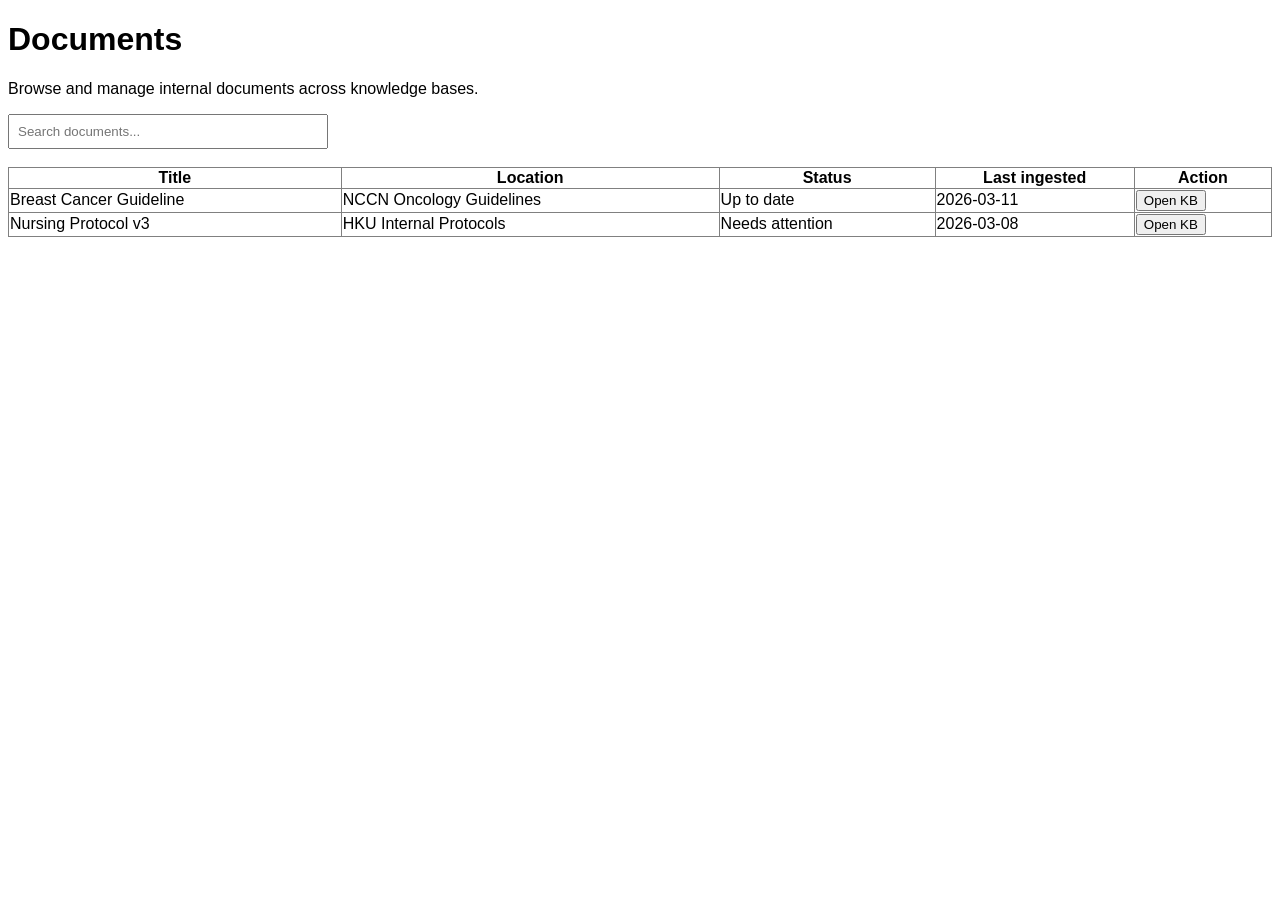
<file: document.html>
<!DOCTYPE html>
<html>
<head>
<meta charset="utf-8">
<title>Support Plus - Documents</title>
<link rel="stylesheet" href="./font.css">
</head>

<body data-sidebar-current="documents">

<script src="./shared-sidebar.js"></script>

<div class="main">

<h1>Documents</h1>
<p>Browse and manage internal documents across knowledge bases.</p>

<input id="search" placeholder="Search documents..." style="width:300px;padding:8px">

<br><br>

<table border="1" style="width:100%;border-collapse:collapse">

<tr>
<th>Title</th>
<th>Location</th>
<th>Status</th>
<th>Last ingested</th>
<th>Action</th>
</tr>

<tr onclick="openSource('nccn-guidelines')" style="cursor:pointer">
<td>Breast Cancer Guideline</td>
<td>NCCN Oncology Guidelines</td>
<td>Up to date</td>
<td>2026-03-11</td>
<td><button onclick="event.stopPropagation();openSource('nccn-guidelines')">Open KB</button></td>
</tr>

<tr onclick="openSource('hku-protocols')" style="cursor:pointer">
<td>Nursing Protocol v3</td>
<td>HKU Internal Protocols</td>
<td>Needs attention</td>
<td>2026-03-08</td>
<td><button onclick="event.stopPropagation();openSource('hku-protocols')">Open KB</button></td>
</tr>

</table>

</div>

<script>
function openSource(id){
  window.location = "source-details.html?id=" + id;
}
</script>

</body>
</html>
</file>
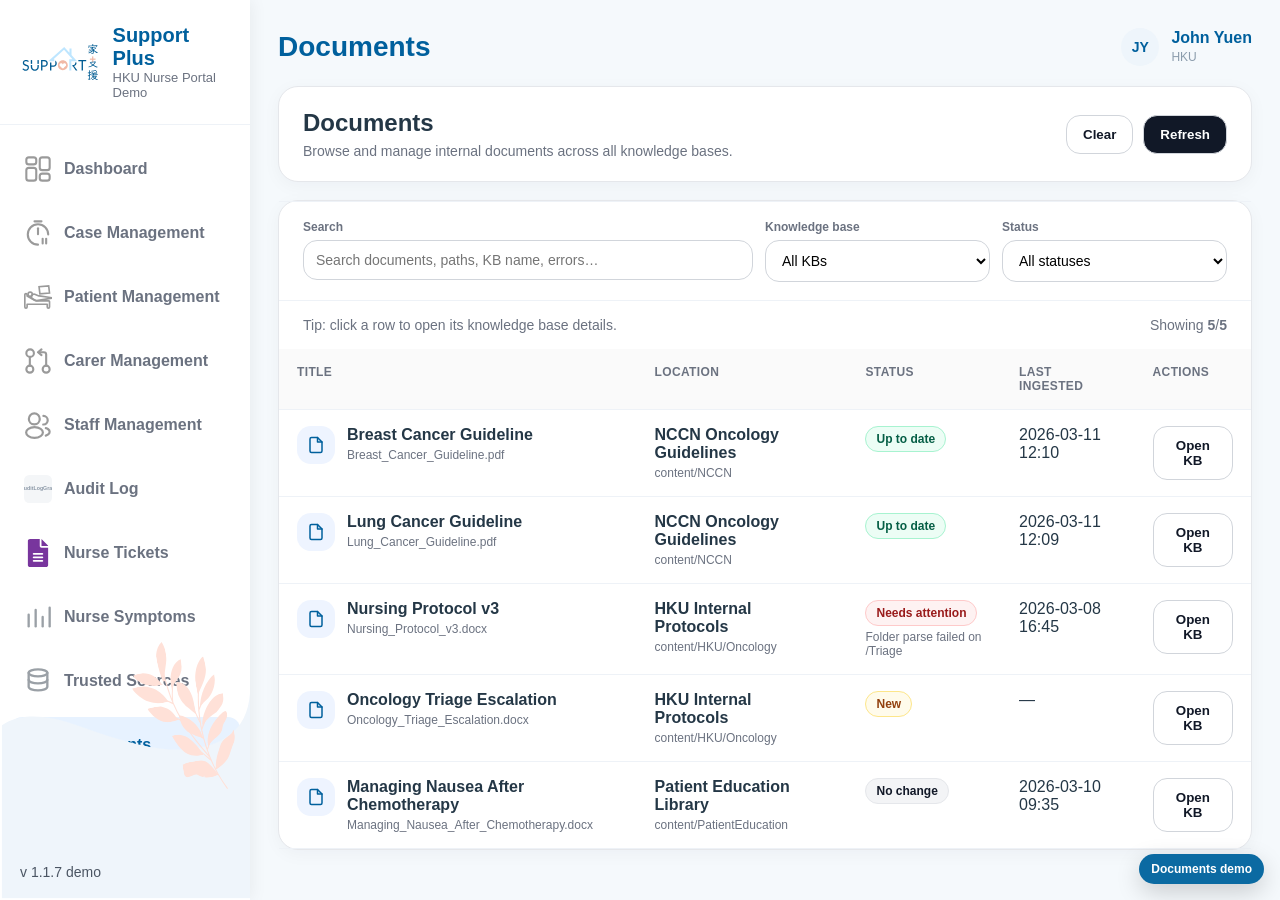
<file: documents.html>
<!DOCTYPE html>
<html lang="en">
<head>
  <meta charset="utf-8" />
  <meta name="viewport" content="width=device-width,initial-scale=1" />
  <title>Support Plus - Documents</title>
  <link rel="stylesheet" href="./font.css" />
  <style>
    :root{
      --blue:#00609d;
      --blue-soft:#e7f2ff;
      --text:#243746;
      --muted:#6b7d8f;
      --line:#e6edf3;
      --bg:#f5f9fc;
      --card:#ffffff;
      --good-bg:#eaf8ef;
      --good:#19744b;
      --warn-bg:#fff4db;
      --warn:#9a6b00;
      --bad-bg:#ffe7e7;
      --bad:#b73b3b;
      --neutral-bg:#f2f5f8;
      --neutral:#5a6d7e;
      --shadow:0 8px 24px rgba(30,60,90,.08);
    }
    *{box-sizing:border-box}
    body{margin:0;font-family:NotoSans-Regular,Arial,sans-serif;color:var(--text);background:var(--bg)}
    .layout{display:flex;min-height:100vh}
    .sidebar{
      width:250px;
      background:#fff;
      position:relative;
      box-shadow:2px 0 16px rgba(0,0,0,.06);
      height:100vh;
      overflow-y:auto;
      overflow-x:hidden;
    }
    .brand{display:flex;align-items:center;gap:12px;padding:24px 20px;border-bottom:1px solid #eef2f7}
    .brand img{height:42px}
    .brand .org{font-size:13px;color:#6b7280}
    .nav{padding:16px 10px 180px}
    .nav-item{display:flex;align-items:center;gap:12px;padding:14px 14px;border-radius:12px;margin-bottom:8px;color:#6b7280;font-weight:700;text-decoration:none}
    .nav-item.active{background:#e7f2ff;color:#00609d}
    .nav-item img{width:28px;height:28px}
    .wave{
      position:absolute;
      left:0;
      right:0;
      bottom:0;
      width:100%;
      pointer-events:none;
    }

    .version{
      position:absolute;
      left:20px;
      bottom:20px;
      font-size:14px;
      color:#4b5563;
      z-index:2;
      pointer-events:none;
    }
    .main{flex:1;padding:28px 28px 40px}
    .topbar{display:flex;justify-content:space-between;align-items:center;margin-bottom:20px}
    .topbar h1{margin:0;font-size:28px;color:#00609d}
    .profile{display:flex;align-items:center;gap:12px;color:#00609d;font-weight:700}
    .profile .avatar{width:38px;height:38px;border-radius:50%;background:#eef5fb;display:grid;place-items:center;font-size:14px}
    .card{background:#fff;border:1px solid #e5e7eb;border-radius:20px;box-shadow:0 4px 18px rgba(15,23,42,.04)}
    .summary{padding:22px 24px;margin-bottom:18px;display:flex;justify-content:space-between;align-items:center;gap:18px;flex-wrap:wrap}
    .summary h2{margin:0;font-size:24px}
    .summary p{margin:6px 0 0;color:#6b7280;font-size:14px}
    .btn{border:1px solid #d1d5db;background:#111827;color:#fff;border-radius:14px;padding:11px 16px;font-weight:700;cursor:pointer}
    .btn-light{background:#fff;color:#111827}
    .controls{padding:18px 24px;border-top:1px solid #eef2f7;border-bottom:1px solid #eef2f7}
    .controls-grid{display:grid;grid-template-columns:2fr repeat(2,minmax(180px,1fr));gap:12px}
    .field label{display:block;font-size:12px;font-weight:700;color:#6b7280;margin-bottom:6px}
    .field input,.field select{width:100%;box-sizing:border-box;border:1px solid #d1d5db;border-radius:14px;padding:11px 12px;font-size:14px;background:#fff}
    .meta{display:flex;align-items:center;gap:10px;padding:16px 24px;color:#6b7280;font-size:14px}
    .table-wrap{overflow:auto}
    table{width:100%;border-collapse:collapse}
    th,td{padding:16px 18px;border-bottom:1px solid #eef2f7;text-align:left;vertical-align:top}
    th{font-size:12px;color:#6b7280;text-transform:uppercase;letter-spacing:.03em;background:#fafafa}
    .doc-row{cursor:pointer}
    .doc-row:hover{background:#f8fbff}
    .doc-title{display:flex;align-items:flex-start;gap:12px;min-width:280px}
    .doc-icon{width:38px;height:38px;border-radius:14px;background:#eef4ff;display:grid;place-items:center;flex:0 0 auto}
    .doc-icon img{width:18px;height:18px}
    .filename{font-size:12px;color:#6b7280;margin-top:4px}
    .folder{font-size:12px;color:#6b7280;margin-top:4px}
    .pill{display:inline-flex;align-items:center;padding:5px 10px;border-radius:999px;font-size:12px;font-weight:700;border:1px solid #d1d5db}
    .pill.bad{background:#fef2f2;color:#991b1b;border-color:#fecaca}
    .pill.warn{background:#fffbeb;color:#92400e;border-color:#fde68a}
    .pill.good{background:#ecfdf5;color:#065f46;border-color:#a7f3d0}
    .pill.neutral{background:#f3f4f6;color:#111827;border-color:#e5e7eb}
    .demo-note{position:fixed;right:16px;bottom:16px;background:#0b6aa2;color:#fff;padding:8px 12px;border-radius:999px;font:600 12px Arial,sans-serif;z-index:9999;box-shadow:0 8px 24px rgba(0,0,0,.18)}
    @media (max-width:1100px){.controls-grid{grid-template-columns:1fr}.sidebar{width:220px}}
    @media (max-width:860px){.layout{display:block}.sidebar{width:auto}.main{padding:18px}.nav{display:grid;grid-template-columns:1fr 1fr;gap:8px;padding-bottom:24px}.wave,.version{display:none}}
  </style>
</head>
<body data-sidebar-current="documents" data-sidebar-version="v 1.1.7 demo" data-sidebar-org="HKU Nurse Portal Demo">
<div class="layout">
  <aside class="sidebar">
    <div class="brand">
      <img src="./assets/Logo.f79c58a9aa67e29e632bf19ddaf9660c.svg" alt="logo"/>
      <div><div style="font-weight:800;font-size:20px;color:#00609d">Support Plus</div><div class="org">HKU Nurse Portal Demo</div></div>
    </div>
    <nav class="nav"></nav>
    <img class="wave" src="./assets/Wave.b7c9b6667e0b96d1b69eb66433533826.svg" alt=""/>
    <div class="version">v 1.1.7</div>
  </aside>

  <div class="main">
    <div class="topbar">
      <h1>Documents</h1>
      <div class="profile">
        <div class="avatar">JY</div>
        <div>John Yuen<br><span style="font-weight:400;color:#8b9cac;font-size:12px">HKU</span></div>
      </div>
    </div>

    <div class="summary card">
      <div>
        <h2>Documents</h2>
        <p>Browse and manage internal documents across all knowledge bases.</p>
      </div>
      <div style="display:flex;gap:10px">
        <button class="btn btn-light" id="clearFilters" type="button">Clear</button>
        <button class="btn" id="refreshBtn" type="button">Refresh</button>
      </div>
    </div>

    <div class="card">
      <div class="controls">
        <div class="controls-grid">
          <div class="field">
            <label>Search</label>
            <input id="searchInput" placeholder="Search documents, paths, KB name, errors…" />
          </div>
          <div class="field">
            <label>Knowledge base</label>
            <select id="kbFilter">
              <option value="">All KBs</option>
              <option value="nccn-guidelines">NCCN Oncology Guidelines</option>
              <option value="hku-protocols">HKU Internal Protocols</option>
              <option value="education-library">Patient Education Library</option>
            </select>
          </div>
          <div class="field">
            <label>Status</label>
            <select id="statusFilter">
              <option value="">All statuses</option>
              <option value="ok">Up to date</option>
              <option value="skipped">No change</option>
              <option value="error">Needs attention</option>
              <option value="new">New</option>
            </select>
          </div>
        </div>
      </div>

      <div class="meta">
        <div>Tip: click a row to open its knowledge base details.</div>
        <div style="margin-left:auto">Showing <strong id="showingCount">0</strong>/<strong id="allCount">0</strong></div>
      </div>

      <div class="table-wrap">
        <table>
          <thead>
            <tr>
              <th>Title</th>
              <th>Location</th>
              <th>Status</th>
              <th>Last ingested</th>
              <th>Actions</th>
            </tr>
          </thead>
          <tbody id="docsBody"></tbody>
        </table>
      </div>
    </div>
  </div>
</div>

<div class="demo-note">Documents demo</div>

<script src="./shared-sidebar.js"></script>
<script>
const docData = [
  {
    id:'doc_201', sourceId:'nccn-guidelines', sourceTitle:'NCCN Oncology Guidelines',
    title:'Breast Cancer Guideline', filename:'Breast_Cancer_Guideline.pdf',
    folder:'content/NCCN', status:'ok', last:'2026-03-11 12:10', error:''
  },
  {
    id:'doc_202', sourceId:'nccn-guidelines', sourceTitle:'NCCN Oncology Guidelines',
    title:'Lung Cancer Guideline', filename:'Lung_Cancer_Guideline.pdf',
    folder:'content/NCCN', status:'ok', last:'2026-03-11 12:09', error:''
  },
  {
    id:'doc_203', sourceId:'hku-protocols', sourceTitle:'HKU Internal Protocols',
    title:'Nursing Protocol v3', filename:'Nursing_Protocol_v3.docx',
    folder:'content/HKU/Oncology', status:'error', last:'2026-03-08 16:45', error:'Folder parse failed on /Triage'
  },
  {
    id:'doc_204', sourceId:'hku-protocols', sourceTitle:'HKU Internal Protocols',
    title:'Oncology Triage Escalation', filename:'Oncology_Triage_Escalation.docx',
    folder:'content/HKU/Oncology', status:'new', last:'—', error:''
  },
  {
    id:'doc_205', sourceId:'education-library', sourceTitle:'Patient Education Library',
    title:'Managing Nausea After Chemotherapy', filename:'Managing_Nausea_After_Chemotherapy.docx',
    folder:'content/PatientEducation', status:'skipped', last:'2026-03-10 09:35', error:''
  }
];

const body = document.getElementById('docsBody');
const searchInput = document.getElementById('searchInput');
const kbFilter = document.getElementById('kbFilter');
const statusFilter = document.getElementById('statusFilter');

function pill(status){
  if(status==='ok') return '<span class="pill good">Up to date</span>';
  if(status==='skipped') return '<span class="pill neutral">No change</span>';
  if(status==='error') return '<span class="pill bad">Needs attention</span>';
  if(status==='new') return '<span class="pill warn">New</span>';
  return '<span class="pill neutral">'+status+'</span>';
}
function rowTarget(sourceId){
  return './source-details.html?id=' + encodeURIComponent(sourceId);
}
function render(){
  const q = searchInput.value.trim().toLowerCase();
  const kb = kbFilter.value;
  const st = statusFilter.value;

  const filtered = docData.filter(r => {
    if (kb && r.sourceId !== kb) return false;
    if (st && r.status !== st) return false;
    if (!q) return true;
    return [r.title, r.filename, r.folder, r.sourceTitle, r.error].join(' ').toLowerCase().includes(q);
  });

  body.innerHTML = filtered.map(r => `
    <tr class="doc-row" data-href="${rowTarget(r.sourceId)}">
      <td>
        <div class="doc-title">
          <div class="doc-icon"><img src="./assets/fileBlue.svg" alt=""></div>
          <div>
            <div style="font-weight:800">${r.title}</div>
            <div class="filename">${r.filename}</div>
          </div>
        </div>
      </td>
      <td>
        <div style="font-weight:700">${r.sourceTitle}</div>
        <div class="folder">${r.folder || '—'}</div>
      </td>
      <td>
        ${pill(r.status)}
        ${r.status === 'error' && r.error ? `<div class="folder" style="max-width:220px">${r.error}</div>` : ''}
      </td>
      <td>${r.last}</td>
      <td>
        <button class="btn btn-light" onclick="event.stopPropagation();location.href='${rowTarget(r.sourceId)}'">Open KB</button>
      </td>
    </tr>
  `).join('') || '<tr><td colspan="5" style="color:#6b7280">No documents found.</td></tr>';

  body.querySelectorAll('.doc-row').forEach(tr => {
    tr.addEventListener('click', () => {
      location.href = tr.getAttribute('data-href');
    });
  });

  document.getElementById('showingCount').textContent = filtered.length;
  document.getElementById('allCount').textContent = docData.length;
}

[searchInput, kbFilter, statusFilter].forEach(el => el.addEventListener('input', render));
document.getElementById('clearFilters').onclick = () => {
  searchInput.value = '';
  kbFilter.value = '';
  statusFilter.value = '';
  render();
};
document.getElementById('refreshBtn').onclick = render;
render();
</script>
</body>
</html>
</file>
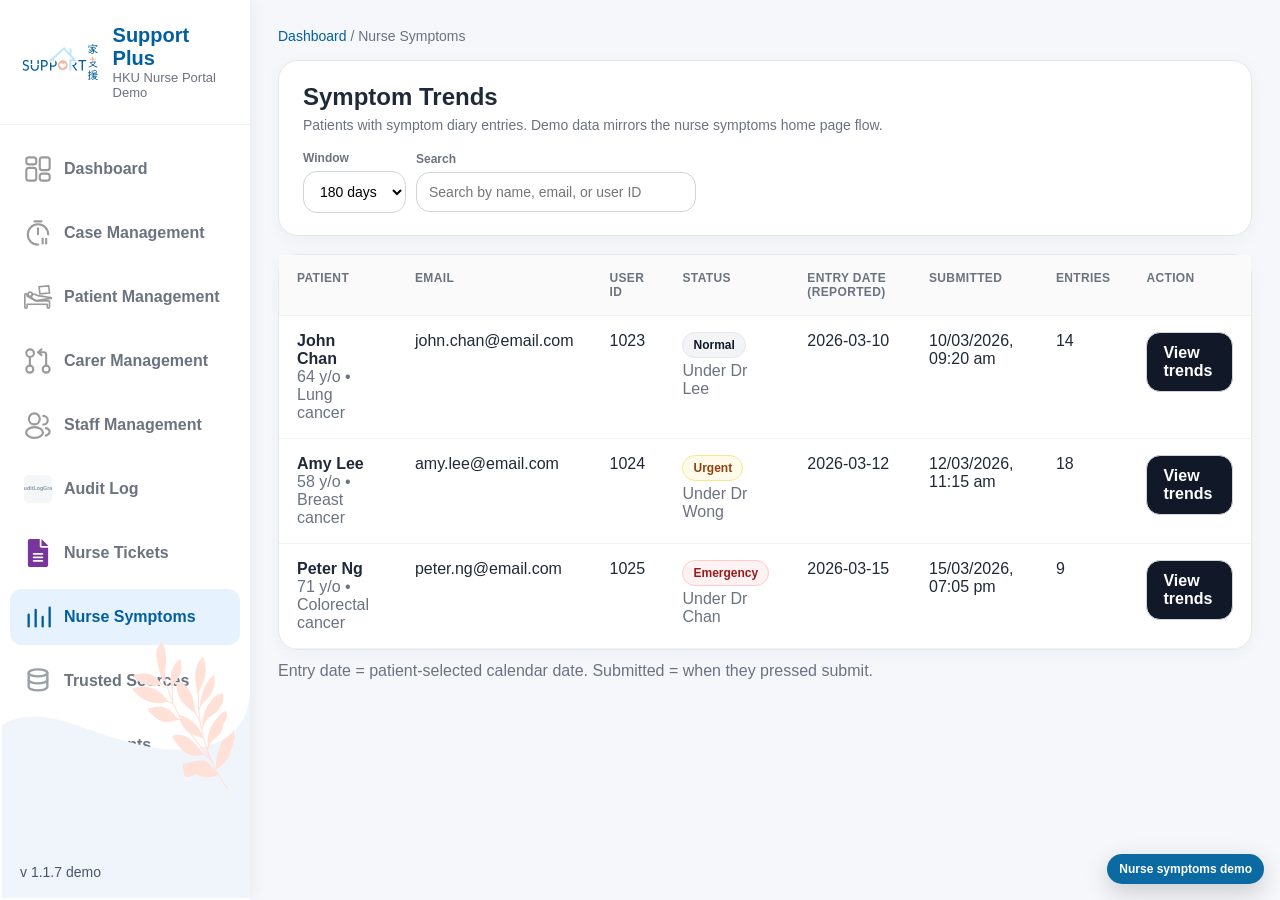
<file: nurse-symptoms.html>
<!DOCTYPE html><html lang="en"><head><meta charset="utf-8"/><meta name="viewport" content="width=device-width, initial-scale=1"/><title>Support Plus - Nurse Symptoms</title><link rel="stylesheet" href="./font.css"/><style>
body{margin:0;background:#f5f7fb;font-family:Arial,Helvetica,sans-serif;color:#1f2937}
a{text-decoration:none;color:inherit}
.layout{display:flex;min-height:100vh}    
.sidebar{
      width:250px;
      background:#fff;
      position:relative;
      box-shadow:2px 0 16px rgba(0,0,0,.06);
      height:100vh;
      overflow-y:auto;
      overflow-x:hidden;
    }
.brand{display:flex;align-items:center;gap:12px;padding:24px 20px;border-bottom:1px solid #eef2f7}.brand img{height:42px}.brand .org{font-size:13px;color:#6b7280}
.nav{padding:16px 10px 180px}.nav-item{display:flex;align-items:center;gap:12px;padding:14px 14px;border-radius:12px;margin-bottom:8px;color:#6b7280;font-weight:700}.nav-item.active{background:#e7f2ff;color:#00609d}.nav-item img{width:28px;height:28px}    .wave{
      position:absolute;
      left:0;
      right:0;
      bottom:0;
      width:100%;
      pointer-events:none;
    }
    .version{
      position:absolute;
      left:20px;
      bottom:20px;
      font-size:14px;
      color:#4b5563;
      z-index:2;
      pointer-events:none;
    }
.main{flex:1;padding:28px 28px 40px}.crumbs{font-size:14px;color:#6b7280;margin-bottom:16px}.crumbs a{color:#00609d}
.card{background:#fff;border:1px solid #e5e7eb;border-radius:20px;box-shadow:0 4px 18px rgba(15,23,42,.04)}
.summary{padding:22px 24px;margin-bottom:18px;display:flex;justify-content:space-between;align-items:center;gap:18px;flex-wrap:wrap}.summary h2{margin:0;font-size:24px}.summary p{margin:6px 0 0;color:#6b7280;font-size:14px}
.toolbar{display:flex;gap:10px;flex-wrap:wrap;align-items:center}
.btn{border:1px solid #d1d5db;background:#111827;color:#fff;border-radius:14px;padding:11px 16px;font-weight:700;cursor:pointer;display:inline-flex;align-items:center;justify-content:center}.btn-light{background:#fff;color:#111827}
.field label{display:block;font-size:12px;font-weight:700;color:#6b7280;margin-bottom:6px} .field input,.field select{width:100%;box-sizing:border-box;border:1px solid #d1d5db;border-radius:14px;padding:11px 12px;font-size:14px;background:#fff}
.pill{display:inline-block;padding:5px 10px;border-radius:999px;font-size:12px;font-weight:700;border:1px solid #d1d5db}.pill.bad{background:#fef2f2;color:#991b1b;border-color:#fecaca}.pill.warn{background:#fffbeb;color:#92400e;border-color:#fde68a}.pill.good{background:#ecfdf5;color:#065f46;border-color:#a7f3d0}.pill.neutral{background:#f3f4f6;color:#111827;border-color:#e5e7eb}
.table-wrap{overflow:auto}table{width:100%;border-collapse:collapse}th,td{padding:16px 18px;border-bottom:1px solid #eef2f7;text-align:left;vertical-align:top}th{font-size:12px;color:#6b7280;text-transform:uppercase;letter-spacing:.03em;background:#fafafa}
.muted{color:#6b7280} .demo-note{position:fixed;right:16px;bottom:16px;background:#0b6aa2;color:#fff;padding:8px 12px;border-radius:999px;font:600 12px Arial,sans-serif;z-index:9999;box-shadow:0 8px 24px rgba(0,0,0,.18)}
.grid-2{display:grid;grid-template-columns:1fr 1fr;gap:18px} .panel{padding:18px 20px} .panel h3{margin:0 0 14px;font-size:13px;letter-spacing:.04em;text-transform:uppercase;color:#475569} .kv{display:grid;grid-template-columns:140px 1fr;gap:8px;font-size:14px;margin-bottom:10px}
.chart-grid{display:grid;grid-template-columns:repeat(2,minmax(280px,1fr));gap:18px} .mini-card{padding:18px} .mini-card h3{margin:0 0 12px;font-size:14px} .mini-meta{font-size:12px;color:#6b7280;margin-bottom:8px}
@media (max-width:1100px){.grid-2,.chart-grid{grid-template-columns:1fr}.sidebar{width:220px}}@media (max-width:860px){.layout{display:block}.sidebar{width:auto}.main{padding:18px}.nav{display:grid;grid-template-columns:1fr 1fr;gap:8px;padding-bottom:24px}.wave,.version{display:none}}
</style></head><body data-sidebar-current="nurse-symptoms" data-sidebar-version="v 1.1.7 demo" data-sidebar-org="HKU Nurse Portal Demo"><div class="layout"><aside class="sidebar"><div class="brand"><img src="./assets/Logo.f79c58a9aa67e29e632bf19ddaf9660c.svg" alt="logo"/><div><div style="font-weight:800;font-size:20px;color:#00609d">Support Plus</div><div class="org">HKU Nurse Portal Demo</div></div></div><nav class="nav"><a class="nav-item " href="./dashboard.html"><img src="./assets/dashboardGray.svg" alt=""/>Dashboard</a><a class="nav-item" href="#"><img src="./assets/clockGray.svg" alt=""/>Case Management</a><a class="nav-item " href="./nurse-tickets.html"><img src="./assets/file-lines.08dbc7ec491f453696227b1a3407a35e.svg" alt=""/>Nurse Tickets</a><a class="nav-item active" href="./nurse-symptoms.html"><img src="./assets/chartBlue.svg" alt=""/>Nurse Symptoms</a><a class="nav-item" href="#"><img src="./assets/patientGray.svg" alt=""/>Patient Management</a><a class="nav-item" href="#"><img src="./assets/carerGray.svg" alt=""/>Carer Management</a><a class="nav-item" href="#"><img src="./assets/peopleGray.svg" alt=""/>Staff Management</a><a class="nav-item" href="#"><img src="./assets/auditLogGray.svg" alt=""/>Audit Log</a><a class="nav-item" href="./trusted-sources.html">
    <img src="./assets/databaseGray.svg" alt=""/>
    Trusted Sources
    </a><a class="nav-item" href="#"><img src="./assets/settingGray.svg" alt=""/>Settings</a></nav><img class="wave" src="./assets/Wave.b7c9b6667e0b96d1b69eb66433533826.svg" alt=""/><div class="version">v 1.1.7</div></aside><div class="main">
<div class="crumbs"><a href="./dashboard.html">Dashboard</a> / Nurse Symptoms</div>
<div class="summary card"><div><h2>Symptom Trends</h2><p>Patients with symptom diary entries. Demo data mirrors the nurse symptoms home page flow.</p></div><div class="toolbar"><div class="field"><label>Window</label><select id="daysFilter"><option>7 days</option><option>30 days</option><option>90 days</option><option selected>180 days</option><option>365 days</option></select></div><div class="field" style="min-width:280px"><label>Search</label><input id="searchInput" placeholder="Search by name, email, or user ID"/></div></div></div>
<div class="card"><div class="table-wrap"><table><thead><tr><th>Patient</th><th>Email</th><th>User ID</th><th>Status</th><th>Entry date (reported)</th><th>Submitted</th><th>Entries</th><th>Action</th></tr></thead><tbody id="patientBody"></tbody></table></div></div>
<div style="margin-top:12px" class="muted">Entry date = patient-selected calendar date. Submitted = when they pressed submit.</div>
<script>
const patients=[
{user_id:1023,email:'john.chan@email.com',display_name:'John Chan',status:'Normal',statusClass:'neutral',last_entry_date:'2026-03-10',last_submitted_at:'2026-03-10T09:20:00+08:00',entry_count:14,age:64,cancer:'Lung cancer',doctor:'Dr Lee'},
{user_id:1024,email:'amy.lee@email.com',display_name:'Amy Lee',status:'Urgent',statusClass:'warn',last_entry_date:'2026-03-12',last_submitted_at:'2026-03-12T11:15:00+08:00',entry_count:18,age:58,cancer:'Breast cancer',doctor:'Dr Wong'},
{user_id:1025,email:'peter.ng@email.com',display_name:'Peter Ng',status:'Emergency',statusClass:'bad',last_entry_date:'2026-03-15',last_submitted_at:'2026-03-15T19:05:00+08:00',entry_count:9,age:71,cancer:'Colorectal cancer',doctor:'Dr Chan'}
];
function fmt(v){return new Date(v).toLocaleString('en-HK',{timeZone:'Asia/Hong_Kong',year:'numeric',month:'2-digit',day:'2-digit',hour:'2-digit',minute:'2-digit'})}
function renderPatients(){const q=document.getElementById('searchInput').value.trim().toLowerCase();const tbody=document.getElementById('patientBody');const rows=patients.filter(p=>!q||p.display_name.toLowerCase().includes(q)||p.email.toLowerCase().includes(q)||String(p.user_id).includes(q));tbody.innerHTML=rows.map(p=>`<tr><td><strong>${p.display_name}</strong><div class="muted">${p.age} y/o • ${p.cancer}</div></td><td>${p.email}</td><td>${p.user_id}</td><td><span class="pill ${p.statusClass}">${p.status}</span><div class="muted" style="margin-top:4px">Under ${p.doctor}</div></td><td>${p.last_entry_date}</td><td>${fmt(p.last_submitted_at)}</td><td>${p.entry_count}</td><td><a class="btn" href="./symptom-trends.html?user=${encodeURIComponent(p.user_id)}">View trends</a></td></tr>`).join('')||'<tr><td colspan="8" class="muted">No patients found.</td></tr>'}
document.getElementById('searchInput').addEventListener('input',renderPatients); renderPatients();
</script></div></div><div class="demo-note">Nurse symptoms demo</div><script src="./shared-sidebar.js"></script></body></html>
</file>
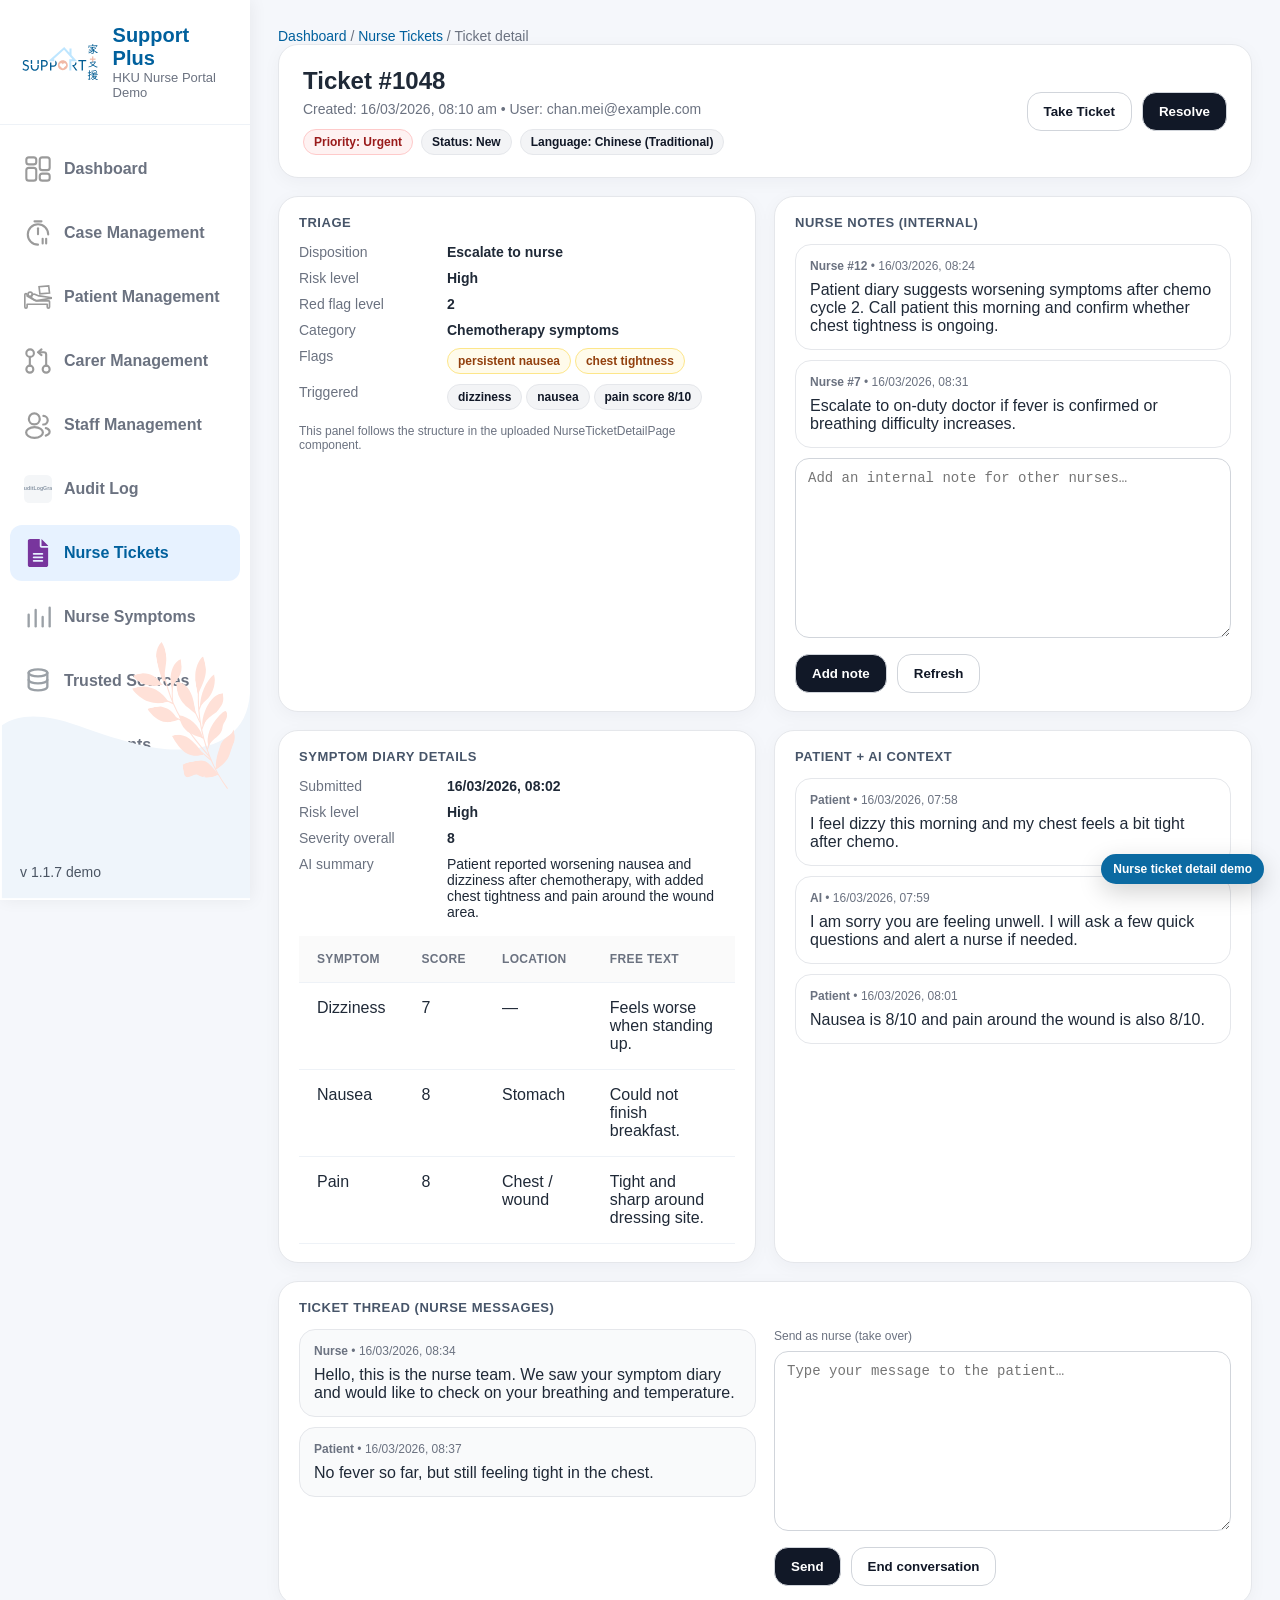
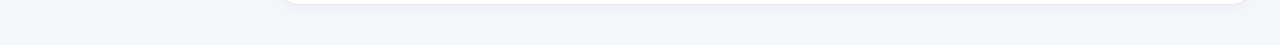
<file: nurse-ticket-detail.html>
<!DOCTYPE html><html lang="en"><head><meta charset="utf-8"/><meta name="viewport" content="width=device-width, initial-scale=1"/><title>Support Plus - Nurse Ticket Detail</title><link rel="stylesheet" href="./font.css"/><style>
body{margin:0;background:#f5f7fb;font-family:Arial,Helvetica,sans-serif;color:#1f2937}
a{text-decoration:none;color:inherit}
.layout{display:flex;min-height:100vh}    
.sidebar{
      width:250px;
      background:#fff;
      position:relative;
      box-shadow:2px 0 16px rgba(0,0,0,.06);
      height:100vh;
      overflow-y:auto;
      overflow-x:hidden;
    }
.brand{display:flex;align-items:center;gap:12px;padding:24px 20px;border-bottom:1px solid #eef2f7}.brand img{height:42px}.brand .org{font-size:13px;color:#6b7280}
.nav{padding:16px 10px 180px}.nav-item{display:flex;align-items:center;gap:12px;padding:14px 14px;border-radius:12px;margin-bottom:8px;color:#6b7280;font-weight:700}.nav-item.active{background:#e7f2ff;color:#00609d}.nav-item img{width:28px;height:28px}    .wave{
      position:absolute;
      left:0;
      right:0;
      bottom:0;
      width:100%;
      pointer-events:none;
    }
    .version{
      position:absolute;
      left:20px;
      bottom:20px;
      font-size:14px;
      color:#4b5563;
      z-index:2;
      pointer-events:none;
    }
.main{flex:1;padding:28px 28px 40px}.topbar{display:flex;justify-content:space-between;align-items:center;margin-bottom:20px}.topbar h1{margin:0;font-size:28px;color:#00609d}.crumbs{font-size:14px;color:#6b7280}.crumbs a{color:#00609d}
.card{background:#fff;border:1px solid #e5e7eb;border-radius:20px;box-shadow:0 4px 18px rgba(15,23,42,.04)}
.summary{padding:22px 24px;margin-bottom:18px;display:flex;justify-content:space-between;align-items:center;gap:18px;flex-wrap:wrap}.summary h2{margin:0;font-size:24px}.summary p{margin:6px 0 0;color:#6b7280;font-size:14px}.btn{border:1px solid #d1d5db;background:#111827;color:#fff;border-radius:14px;padding:11px 16px;font-weight:700;cursor:pointer}.btn-light{background:#fff;color:#111827}.filters{padding:18px 24px;border-top:1px solid #eef2f7;border-bottom:1px solid #eef2f7}.filters-grid{display:grid;grid-template-columns:2fr repeat(4,minmax(140px,1fr));gap:12px}.field label{display:block;font-size:12px;font-weight:700;color:#6b7280;margin-bottom:6px}.field input,.field select,.reply-box textarea{width:100%;box-sizing:border-box;border:1px solid #d1d5db;border-radius:14px;padding:11px 12px;font-size:14px;background:#fff}.pager{display:flex;align-items:center;gap:10px;padding:16px 24px}.pill{display:inline-block;padding:5px 10px;border-radius:999px;font-size:12px;font-weight:700;border:1px solid #d1d5db}.pill.bad{background:#fef2f2;color:#991b1b;border-color:#fecaca}.pill.warn{background:#fffbeb;color:#92400e;border-color:#fde68a}.pill.good{background:#ecfdf5;color:#065f46;border-color:#a7f3d0}.pill.neutral{background:#f3f4f6;color:#111827;border-color:#e5e7eb}
table{width:100%;border-collapse:collapse}th,td{padding:16px 18px;border-bottom:1px solid #eef2f7;text-align:left;vertical-align:top}th{font-size:12px;color:#6b7280;text-transform:uppercase;letter-spacing:.03em;background:#fafafa}.ticket-link{font-weight:800;color:#111827}.muted{color:#6b7280}.demo-note{position:fixed;right:16px;bottom:16px;background:#0b6aa2;color:#fff;padding:8px 12px;border-radius:999px;font:600 12px Arial,sans-serif;z-index:9999;box-shadow:0 8px 24px rgba(0,0,0,.18)}
.grid-2{display:grid;grid-template-columns:1fr 1fr;gap:18px}.panel{padding:18px 20px}.panel h3{margin:0 0 14px;font-size:13px;letter-spacing:.04em;text-transform:uppercase;color:#475569}.kv{display:grid;grid-template-columns:140px 1fr;gap:8px;font-size:14px;margin-bottom:10px}.bubble{border:1px solid #e5e7eb;border-radius:16px;padding:14px;background:#fff;margin-bottom:10px}.bubble.gray{background:#f9fafb}.reply-box textarea{min-height:180px}.btn-row{display:flex;gap:10px;flex-wrap:wrap;margin-top:12px}.note{font-size:12px;color:#6b7280}.table-wrap{overflow:auto}
@media (max-width:1100px){.filters-grid,.grid-2{grid-template-columns:1fr}.sidebar{width:220px}}@media (max-width:860px){.layout{display:block}.sidebar{width:auto}.main{padding:18px}.nav{display:grid;grid-template-columns:1fr 1fr;gap:8px;padding-bottom:24px}.wave,.version{display:none}}</style></head><body data-sidebar-current="nurse-tickets" data-sidebar-version="v 1.1.7 demo" data-sidebar-org="HKU Nurse Portal Demo"><div class="layout"><aside class="sidebar"><div class="brand"><img src="./assets/Logo.f79c58a9aa67e29e632bf19ddaf9660c.svg" alt="logo"/><div><div style="font-weight:800;font-size:20px;color:#00609d">Support Plus</div><div class="org">HKU Nurse Portal Demo</div></div></div><nav class="nav"><a class="nav-item" href="./dashboard.html"><img src="./assets/dashboardGray.svg" alt=""/>Dashboard</a><a class="nav-item" href="#"><img src="./assets/clockGray.svg" alt=""/>Case Management</a><a class="nav-item active" href="./nurse-tickets.html"><img src="./assets/file-lines.08dbc7ec491f453696227b1a3407a35e.svg" alt=""/>Nurse Tickets</a><a class="nav-item" href="#"><img src="./assets/patientGray.svg" alt=""/>Patient Management</a><a class="nav-item" href="#"><img src="./assets/carerGray.svg" alt=""/>Carer Management</a><a class="nav-item" href="#"><img src="./assets/peopleGray.svg" alt=""/>Staff Management</a><a class="nav-item" href="#"><img src="./assets/auditLogGray.svg" alt=""/>Audit Log</a><a class="nav-item" href="#"><img src="./assets/settingGray.svg" alt=""/>Settings</a></nav><img class="wave" src="./assets/Wave.b7c9b6667e0b96d1b69eb66433533826.svg" alt=""/><div class="version">v 1.1.7</div></aside><div class="main"><div class="crumbs"><a href="./dashboard.html">Dashboard</a> / <a href="./nurse-tickets.html">Nurse Tickets</a> / Ticket detail</div><div class="summary card"><div><h2 id="ticketTitle">Ticket #1048</h2><p id="ticketMeta">Created: — • User: —</p><div style="display:flex;gap:8px;flex-wrap:wrap;margin-top:12px" id="ticketBadges"></div></div><div style="display:flex;gap:10px;flex-wrap:wrap"><button class="btn btn-light">Take Ticket</button><button class="btn">Resolve</button></div></div><div class="grid-2"><section class="card panel"><h3>Triage</h3><div class="kv"><div class="muted">Disposition</div><div><strong>Escalate to nurse</strong></div></div><div class="kv"><div class="muted">Risk level</div><div><strong>High</strong></div></div><div class="kv"><div class="muted">Red flag level</div><div><strong>2</strong></div></div><div class="kv"><div class="muted">Category</div><div><strong>Chemotherapy symptoms</strong></div></div><div class="kv"><div class="muted">Flags</div><div><span class="pill warn">persistent nausea</span> <span class="pill warn">chest tightness</span></div></div><div class="kv"><div class="muted">Triggered</div><div><span class="pill neutral">dizziness</span> <span class="pill neutral">nausea</span> <span class="pill neutral">pain score 8/10</span></div></div><div style="margin-top:14px" class="note">This panel follows the structure in the uploaded NurseTicketDetailPage component.</div></section><section class="card panel"><h3>Nurse notes (internal)</h3><div class="bubble"><div class="note"><strong>Nurse #12</strong> • 16/03/2026, 08:24</div><div style="margin-top:8px">Patient diary suggests worsening symptoms after chemo cycle 2. Call patient this morning and confirm whether chest tightness is ongoing.</div></div><div class="bubble"><div class="note"><strong>Nurse #7</strong> • 16/03/2026, 08:31</div><div style="margin-top:8px">Escalate to on-duty doctor if fever is confirmed or breathing difficulty increases.</div></div><div class="reply-box"><textarea placeholder="Add an internal note for other nurses…"></textarea><div class="btn-row"><button class="btn">Add note</button><button class="btn btn-light">Refresh</button></div></div></section><section class="card panel"><h3>Symptom diary details</h3><div class="kv"><div class="muted">Submitted</div><div><strong>16/03/2026, 08:02</strong></div></div><div class="kv"><div class="muted">Risk level</div><div><strong>High</strong></div></div><div class="kv"><div class="muted">Severity overall</div><div><strong>8</strong></div></div><div class="kv"><div class="muted">AI summary</div><div>Patient reported worsening nausea and dizziness after chemotherapy, with added chest tightness and pain around the wound area.</div></div><table style="margin-top:16px"><thead><tr><th>Symptom</th><th>Score</th><th>Location</th><th>Free text</th></tr></thead><tbody><tr><td>Dizziness</td><td>7</td><td>—</td><td>Feels worse when standing up.</td></tr><tr><td>Nausea</td><td>8</td><td>Stomach</td><td>Could not finish breakfast.</td></tr><tr><td>Pain</td><td>8</td><td>Chest / wound</td><td>Tight and sharp around dressing site.</td></tr></tbody></table></section><section class="card panel"><h3>Patient + AI context</h3><div class="bubble"><div class="note"><strong>Patient</strong> • 16/03/2026, 07:58</div><div style="margin-top:8px">I feel dizzy this morning and my chest feels a bit tight after chemo.</div></div><div class="bubble"><div class="note"><strong>AI</strong> • 16/03/2026, 07:59</div><div style="margin-top:8px">I am sorry you are feeling unwell. I will ask a few quick questions and alert a nurse if needed.</div></div><div class="bubble"><div class="note"><strong>Patient</strong> • 16/03/2026, 08:01</div><div style="margin-top:8px">Nausea is 8/10 and pain around the wound is also 8/10.</div></div></section><section class="card panel" style="grid-column:1 / -1"><h3>Ticket thread (nurse messages)</h3><div class="grid-2"><div><div class="bubble gray"><div class="note"><strong>Nurse</strong> • 16/03/2026, 08:34</div><div style="margin-top:8px">Hello, this is the nurse team. We saw your symptom diary and would like to check on your breathing and temperature.</div></div><div class="bubble gray"><div class="note"><strong>Patient</strong> • 16/03/2026, 08:37</div><div style="margin-top:8px">No fever so far, but still feeling tight in the chest.</div></div></div><div class="reply-box"><div class="note" style="margin-bottom:8px">Send as nurse (take over)</div><textarea placeholder="Type your message to the patient…"></textarea><div class="btn-row"><button class="btn">Send</button><button class="btn btn-light">End conversation</button></div></div></div></section></div></div></div><div class="demo-note">Nurse ticket detail demo</div><script>
const detailData={1048:{priority:'Urgent',status:'New',language:'Chinese (Traditional)',created:'2026-03-16T08:10:00+08:00',user:'chan.mei@example.com'},1047:{priority:'High',status:'Assigned',language:'English',created:'2026-03-16T07:42:00+08:00',user:'leung.ka@example.com'},1046:{priority:'Normal',status:'Resolved',language:'Chinese (Traditional)',created:'2026-03-15T18:25:00+08:00',user:'wong.yin@example.com'}};
const params=new URLSearchParams(location.search); const id=params.get('id')||'1048'; const d=detailData[id]||detailData[1048]; document.getElementById('ticketTitle').textContent='Ticket #'+id; document.getElementById('ticketMeta').textContent='Created: '+new Date(d.created).toLocaleString('en-HK',{timeZone:'Asia/Hong_Kong',year:'numeric',month:'2-digit',day:'2-digit',hour:'2-digit',minute:'2-digit'})+' • User: '+d.user; const kindP=d.priority==='Urgent'?'bad':d.priority==='High'?'warn':'neutral'; const kindS=d.status==='Resolved'?'good':d.status==='Assigned'?'warn':'neutral'; document.getElementById('ticketBadges').innerHTML='<span class="pill '+kindP+'">Priority: '+d.priority+'</span><span class="pill '+kindS+'">Status: '+d.status+'</span><span class="pill neutral">Language: '+d.language+'</span>';
</script><script src="./shared-sidebar.js"></script></body></html>
</file>
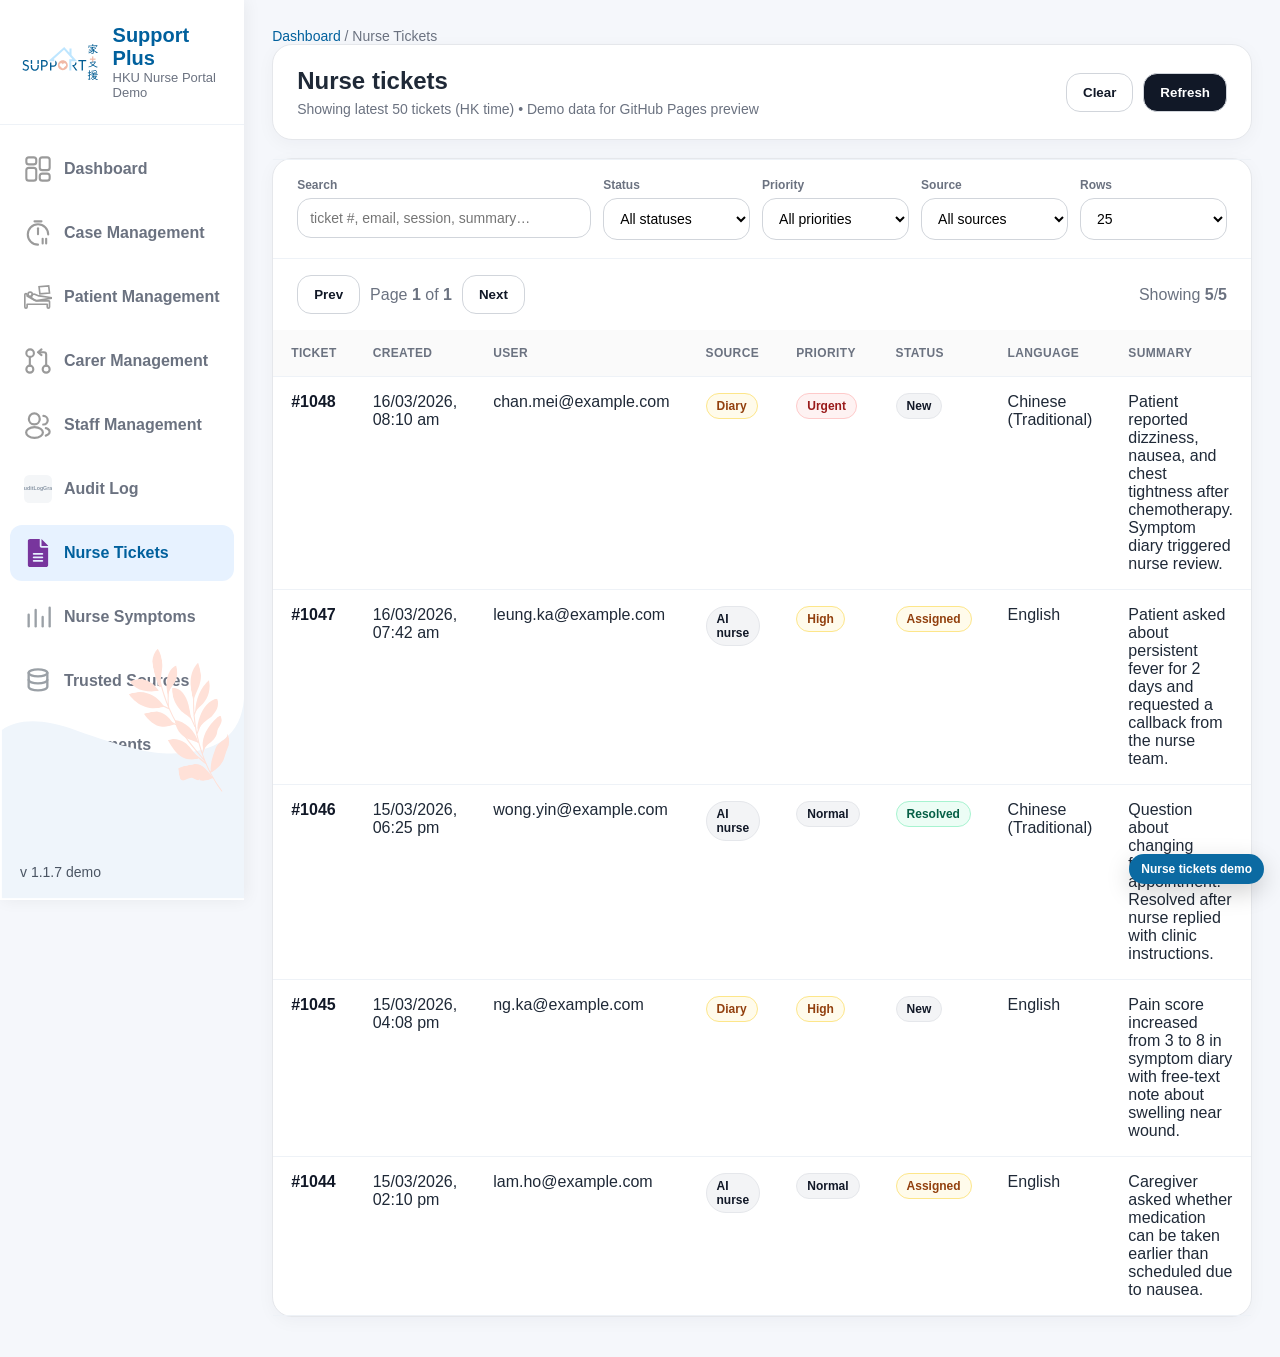
<file: nurse-tickets.html>
<!DOCTYPE html><html lang="en"><head><meta charset="utf-8"/><meta name="viewport" content="width=device-width, initial-scale=1"/><title>Support Plus - Nurse Tickets</title><link rel="stylesheet" href="./font.css"/><style>
body{margin:0;background:#f5f7fb;font-family:Arial,Helvetica,sans-serif;color:#1f2937}
a{text-decoration:none;color:inherit}
.layout{display:flex;min-height:100vh}.sidebar{
  width:250px;
  background:#fff;
  position:relative;
  box-shadow:2px 0 16px rgba(0,0,0,.06);
  height:100vh;
  overflow-y:auto;
  overflow-x:hidden;
}
.brand{display:flex;align-items:center;gap:12px;padding:24px 20px;border-bottom:1px solid #eef2f7}.brand img{height:42px}.brand .org{font-size:13px;color:#6b7280}
.nav{padding:16px 10px 180px}.nav-item{display:flex;align-items:center;gap:12px;padding:14px 14px;border-radius:12px;margin-bottom:8px;color:#6b7280;font-weight:700}.nav-item.active{background:#e7f2ff;color:#00609d}.nav-item img{width:28px;height:28px}.wave{
  position:absolute;
  left:0;
  right:0;
  bottom:0;
  width:100%;
  pointer-events:none;
}
.version{
  position:absolute;
  left:20px;
  bottom:20px;
  font-size:14px;
  color:#4b5563;
  z-index:2;
  pointer-events:none;
}
.main{flex:1;padding:28px 28px 40px}.topbar{display:flex;justify-content:space-between;align-items:center;margin-bottom:20px}.topbar h1{margin:0;font-size:28px;color:#00609d}.crumbs{font-size:14px;color:#6b7280}.crumbs a{color:#00609d}
.card{background:#fff;border:1px solid #e5e7eb;border-radius:20px;box-shadow:0 4px 18px rgba(15,23,42,.04)}
.summary{padding:22px 24px;margin-bottom:18px;display:flex;justify-content:space-between;align-items:center;gap:18px;flex-wrap:wrap}.summary h2{margin:0;font-size:24px}.summary p{margin:6px 0 0;color:#6b7280;font-size:14px}.btn{border:1px solid #d1d5db;background:#111827;color:#fff;border-radius:14px;padding:11px 16px;font-weight:700;cursor:pointer}.btn-light{background:#fff;color:#111827}.filters{padding:18px 24px;border-top:1px solid #eef2f7;border-bottom:1px solid #eef2f7}.filters-grid{display:grid;grid-template-columns:2fr repeat(4,minmax(140px,1fr));gap:12px}.field label{display:block;font-size:12px;font-weight:700;color:#6b7280;margin-bottom:6px}.field input,.field select,.reply-box textarea{width:100%;box-sizing:border-box;border:1px solid #d1d5db;border-radius:14px;padding:11px 12px;font-size:14px;background:#fff}.pager{display:flex;align-items:center;gap:10px;padding:16px 24px}.pill{display:inline-block;padding:5px 10px;border-radius:999px;font-size:12px;font-weight:700;border:1px solid #d1d5db}.pill.bad{background:#fef2f2;color:#991b1b;border-color:#fecaca}.pill.warn{background:#fffbeb;color:#92400e;border-color:#fde68a}.pill.good{background:#ecfdf5;color:#065f46;border-color:#a7f3d0}.pill.neutral{background:#f3f4f6;color:#111827;border-color:#e5e7eb}
table{width:100%;border-collapse:collapse}th,td{padding:16px 18px;border-bottom:1px solid #eef2f7;text-align:left;vertical-align:top}th{font-size:12px;color:#6b7280;text-transform:uppercase;letter-spacing:.03em;background:#fafafa}.ticket-link{font-weight:800;color:#111827}.ticket-row{cursor:pointer}.ticket-row:hover{background:#f8fbff}.muted{color:#6b7280}.demo-note{position:fixed;right:16px;bottom:16px;background:#0b6aa2;color:#fff;padding:8px 12px;border-radius:999px;font:600 12px Arial,sans-serif;z-index:9999;box-shadow:0 8px 24px rgba(0,0,0,.18)}
.grid-2{display:grid;grid-template-columns:1fr 1fr;gap:18px}.panel{padding:18px 20px}.panel h3{margin:0 0 14px;font-size:13px;letter-spacing:.04em;text-transform:uppercase;color:#475569}.kv{display:grid;grid-template-columns:140px 1fr;gap:8px;font-size:14px;margin-bottom:10px}.bubble{border:1px solid #e5e7eb;border-radius:16px;padding:14px;background:#fff;margin-bottom:10px}.bubble.gray{background:#f9fafb}.reply-box textarea{min-height:180px}.btn-row{display:flex;gap:10px;flex-wrap:wrap;margin-top:12px}.note{font-size:12px;color:#6b7280}.table-wrap{overflow:auto}
@media (max-width:1100px){.filters-grid,.grid-2{grid-template-columns:1fr}.sidebar{width:220px}}@media (max-width:860px){.layout{display:block}.sidebar{width:auto}.main{padding:18px}.nav{display:grid;grid-template-columns:1fr 1fr;gap:8px;padding-bottom:24px}.wave,.version{display:none}}</style></head><body data-sidebar-current="nurse-tickets" data-sidebar-version="v 1.1.7 demo" data-sidebar-org="HKU Nurse Portal Demo"><div class="layout"><aside class="sidebar"><div class="brand"><img src="./assets/Logo.f79c58a9aa67e29e632bf19ddaf9660c.svg" alt="logo"/><div><div style="font-weight:800;font-size:20px;color:#00609d">Support Plus</div><div class="org">HKU Nurse Portal Demo</div></div></div><nav class="nav"><a class="nav-item" href="./dashboard.html"><img src="./assets/dashboardGray.svg" alt=""/>Dashboard</a><a class="nav-item" href="#"><img src="./assets/clockGray.svg" alt=""/>Case Management</a><a class="nav-item active" href="./nurse-tickets.html"><img src="./assets/file-lines.08dbc7ec491f453696227b1a3407a35e.svg" alt=""/>Nurse Tickets</a><a class="nav-item" href="./nurse-symptoms.html"><img src="./assets/chartBlue.svg" alt=""/>Nurse Symptoms</a><a class="nav-item" href="#"><img src="./assets/patientGray.svg" alt=""/>Patient Management</a><a class="nav-item" href="#"><img src="./assets/carerGray.svg" alt=""/>Carer Management</a><a class="nav-item" href="#"><img src="./assets/peopleGray.svg" alt=""/>Staff Management</a><a class="nav-item" href="#"><img src="./assets/auditLogGray.svg" alt=""/>Audit Log</a><a class="nav-item" href="./trusted-sources.html">
<img src="./assets/databaseGray.svg" alt=""/>
Trusted Sources
</a><a class="nav-item" href="#"><img src="./assets/settingGray.svg" alt=""/>Settings</a></nav><img class="wave" src="./assets/Wave.b7c9b6667e0b96d1b69eb66433533826.svg" alt=""/><div class="version">v 1.1.7</div></aside><div class="main"><div class="crumbs"><a href="./dashboard.html">Dashboard</a> / Nurse Tickets</div><div class="summary card"><div><h2>Nurse tickets</h2><p>Showing latest 50 tickets (HK time) • Demo data for GitHub Pages preview</p></div><div style="display:flex;gap:10px"><button class="btn btn-light" type="button" id="clearFilters">Clear</button><button class="btn" type="button" id="refreshBtn">Refresh</button></div></div><div class="card"><div class="filters"><div class="filters-grid"><div class="field"><label>Search</label><input id="searchInput" placeholder="ticket #, email, session, summary…"/></div><div class="field"><label>Status</label><select id="statusFilter"><option value="">All statuses</option><option value="new">New</option><option value="assigned">Assigned</option><option value="resolved">Resolved</option></select></div><div class="field"><label>Priority</label><select id="priorityFilter"><option value="">All priorities</option><option value="urgent">Urgent</option><option value="high">High</option><option value="normal">Normal</option></select></div><div class="field"><label>Source</label><select id="sourceFilter"><option value="">All sources</option><option value="ai">AI nurse</option><option value="diary">Diary</option></select></div><div class="field"><label>Rows</label><select id="pageSize"><option>10</option><option selected>25</option><option>50</option></select></div></div></div><div class="pager"><button class="btn btn-light" id="prevBtn">Prev</button><div class="muted">Page <strong id="pageNum">1</strong> of <strong id="totalPages">1</strong></div><button class="btn btn-light" id="nextBtn">Next</button><div class="muted" style="margin-left:auto">Showing <strong id="showingCount">0</strong>/<strong id="allCount">0</strong></div></div><div class="table-wrap"><table><thead><tr><th>Ticket</th><th>Created</th><th>User</th><th>Source</th><th>Priority</th><th>Status</th><th>Language</th><th>Summary</th></tr></thead><tbody id="ticketsBody"></tbody></table></div></div></div></div><div class="demo-note">Nurse tickets demo</div><script>
const ticketData=[
{id:1048,created:'2026-03-16T08:10:00+08:00',user:'chan.mei@example.com',session:'sess_91bf20ad',source:'diary',priority:'urgent',status:'new',language:'Chinese (Traditional)',summary:'Patient reported dizziness, nausea, and chest tightness after chemotherapy. Symptom diary triggered nurse review.'},
{id:1047,created:'2026-03-16T07:42:00+08:00',user:'leung.ka@example.com',session:'sess_f18b203c',source:'ai',priority:'high',status:'assigned',language:'English',summary:'Patient asked about persistent fever for 2 days and requested a callback from the nurse team.'},
{id:1046,created:'2026-03-15T18:25:00+08:00',user:'wong.yin@example.com',session:'sess_d77ad123',source:'ai',priority:'normal',status:'resolved',language:'Chinese (Traditional)',summary:'Question about changing follow-up appointment. Resolved after nurse replied with clinic instructions.'},
{id:1045,created:'2026-03-15T16:08:00+08:00',user:'ng.ka@example.com',session:'sess_0028abcf',source:'diary',priority:'high',status:'new',language:'English',summary:'Pain score increased from 3 to 8 in symptom diary with free-text note about swelling near wound.'},
{id:1044,created:'2026-03-15T14:10:00+08:00',user:'lam.ho@example.com',session:'sess_0c77b3de',source:'ai',priority:'normal',status:'assigned',language:'English',summary:'Caregiver asked whether medication can be taken earlier than scheduled due to nausea.'}
];
const body=document.getElementById('ticketsBody');const searchInput=document.getElementById('searchInput');const statusFilter=document.getElementById('statusFilter');const priorityFilter=document.getElementById('priorityFilter');const sourceFilter=document.getElementById('sourceFilter');const pageSizeSel=document.getElementById('pageSize');let page=1;
function pill(text,kind){return `<span class="pill ${kind}">${text}</span>`}
function kindForPriority(v){return v==='urgent'?'bad':v==='high'?'warn':'neutral'}
function kindForStatus(v){return v==='resolved'?'good':v==='assigned'?'warn':'neutral'}
function fmt(v){return new Date(v).toLocaleString('en-HK',{timeZone:'Asia/Hong_Kong',year:'numeric',month:'2-digit',day:'2-digit',hour:'2-digit',minute:'2-digit'})}
function render(){const q=searchInput.value.trim().toLowerCase();const pageSize=parseInt(pageSizeSel.value,10)||25;const filtered=ticketData.filter(r=>{if(statusFilter.value&&r.status!==statusFilter.value)return false;if(priorityFilter.value&&r.priority!==priorityFilter.value)return false;if(sourceFilter.value&&r.source!==sourceFilter.value)return false;if(!q)return true;return String(r.id).includes(q)||r.user.toLowerCase().includes(q)||r.session.toLowerCase().includes(q)||r.summary.toLowerCase().includes(q);}); const totalPages=Math.max(1,Math.ceil(filtered.length/pageSize)); if(page>totalPages)page=totalPages; if(page<1)page=1; const rows=filtered.slice((page-1)*pageSize,page*pageSize); body.innerHTML=rows.map(r=>`<tr class="ticket-row" data-href="./nurse-ticket-detail.html?id=${r.id}"><td><span class="ticket-link">#${r.id}</span></td><td>${fmt(r.created)}</td><td>${r.user}</td><td>${pill(r.source==='diary'?'Diary':'AI nurse',r.source==='diary'?'warn':'neutral')}</td><td>${pill(r.priority.charAt(0).toUpperCase()+r.priority.slice(1),kindForPriority(r.priority))}</td><td>${pill(r.status.charAt(0).toUpperCase()+r.status.slice(1),kindForStatus(r.status))}</td><td>${r.language}</td><td>${r.summary}</td></tr>`).join('')||'<tr><td colspan="8" class="muted">No tickets.</td></tr>'; body.querySelectorAll('.ticket-row').forEach(tr=>{tr.addEventListener('click',()=>{location.href=tr.getAttribute('data-href');});}); document.getElementById('pageNum').textContent=page; document.getElementById('totalPages').textContent=totalPages; document.getElementById('showingCount').textContent=filtered.length; document.getElementById('allCount').textContent=ticketData.length; document.getElementById('prevBtn').disabled=page<=1; document.getElementById('nextBtn').disabled=page>=totalPages; }
[searchInput,statusFilter,priorityFilter,sourceFilter,pageSizeSel].forEach(el=>el.addEventListener('input',()=>{page=1;render()})); document.getElementById('prevBtn').onclick=()=>{page--;render()}; document.getElementById('nextBtn').onclick=()=>{page++;render()}; document.getElementById('clearFilters').onclick=()=>{searchInput.value='';statusFilter.value='';priorityFilter.value='';sourceFilter.value='';pageSizeSel.value='25';page=1;render()}; document.getElementById('refreshBtn').onclick=()=>render(); render();
</script><script src="./shared-sidebar.js"></script></body></html>
</file>
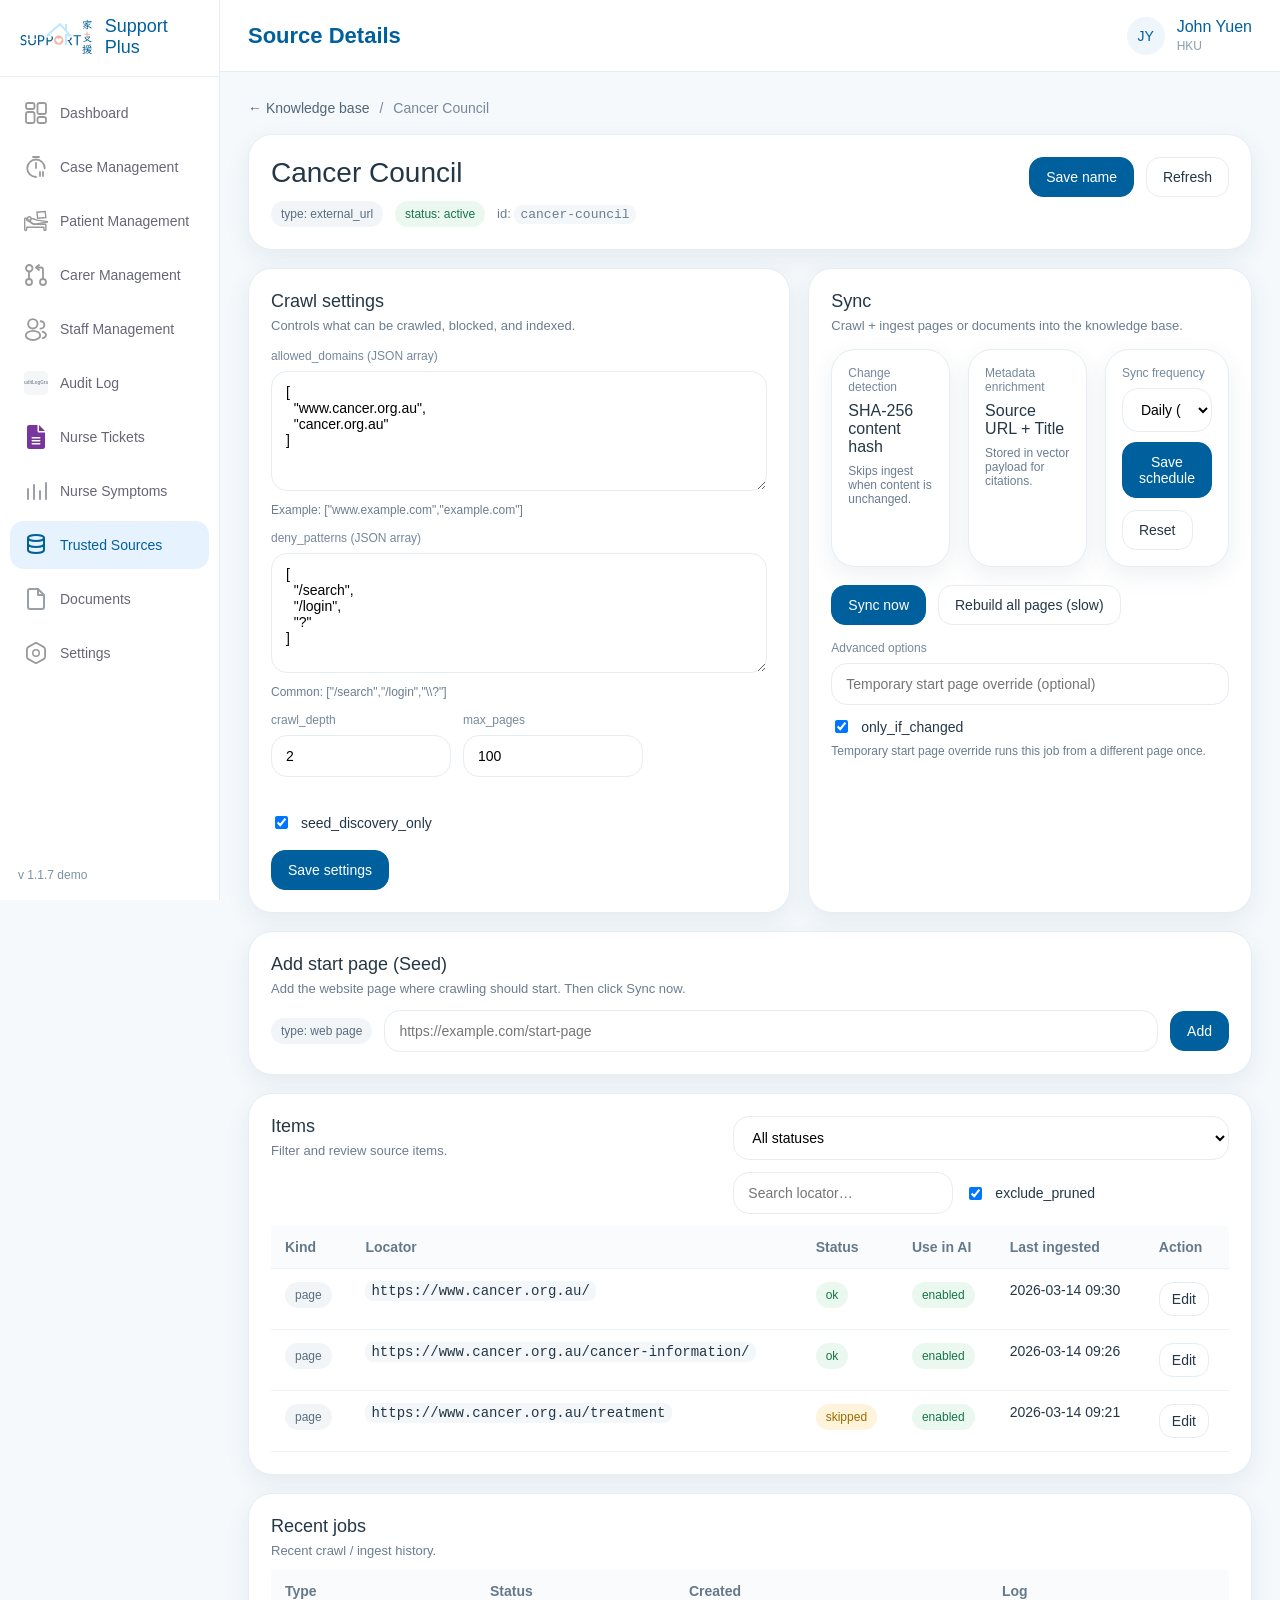
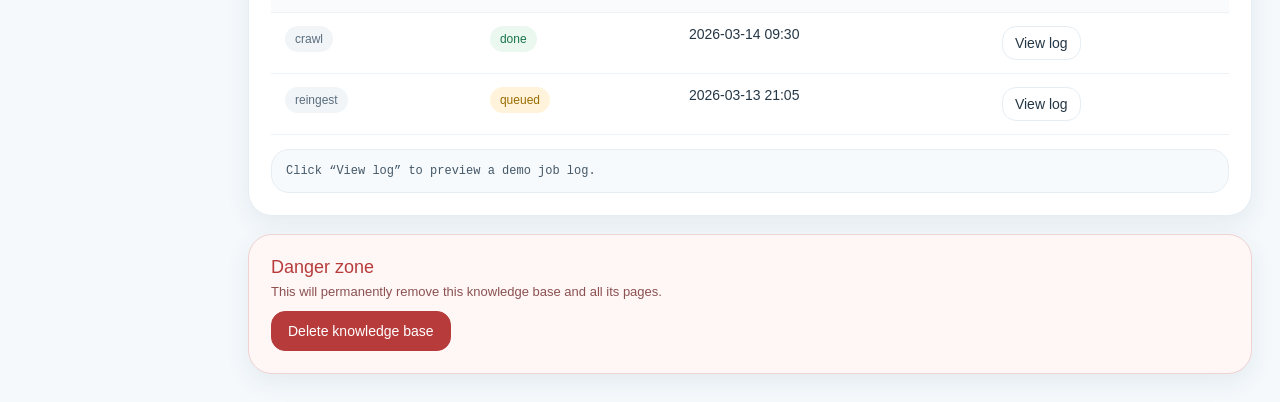
<file: source-details.html>
<!DOCTYPE html>
<html lang="en">
<head>
  <meta charset="utf-8" />
  <meta name="viewport" content="width=device-width,initial-scale=1" />
  <title>Support Plus - Source Details</title>
  <link rel="stylesheet" href="./font.css" />
  <style>
    :root{
      --blue:#00609d;
      --blue-soft:#e7f2ff;
      --text:#243746;
      --muted:#6b7d8f;
      --line:#e6edf3;
      --bg:#f5f9fc;
      --card:#ffffff;
      --good-bg:#eaf8ef;
      --good:#19744b;
      --warn-bg:#fff4db;
      --warn:#9a6b00;
      --bad-bg:#ffe7e7;
      --bad:#b73b3b;
      --neutral-bg:#f2f5f8;
      --neutral:#5a6d7e;
      --shadow:0 8px 24px rgba(30,60,90,.08);
    }
    *{box-sizing:border-box}
    body{margin:0;font-family:NotoSans-Regular,Arial,sans-serif;color:var(--text);background:var(--bg)}
    .app{display:flex; min-height:100vh}
    .sidebar{
      width:220px; background:#fff; border-right:1px solid var(--line);
      position:fixed; left:0; top:0; bottom:0; padding:16px 0 72px; overflow:auto;
    }
    .brand{display:flex; align-items:center; gap:10px; padding:0 18px 18px; border-bottom:1px solid var(--line); margin-bottom:12px}
    .brand img{height:40px}
    .brand-title{font-family:NotoSans-Bold,Arial,sans-serif;color:var(--blue);font-size:18px}
    .nav{padding:0 10px}
    .nav a{
      display:flex; align-items:center; gap:12px; text-decoration:none; color:#667;
      padding:12px 14px; border-radius:14px; margin:6px 0; font-size:14px;
    }
    .nav a img{width:24px;height:24px}
    .nav a.active{background:var(--blue-soft); color:var(--blue); font-family:NotoSans-Bold,Arial,sans-serif}
    .nav a:hover{background:#f4f8fb}
    .version{position:absolute; left:18px; bottom:18px; color:#7e90a0; font-size:12px}
    .main{margin-left:220px; flex:1; min-width:0}
    .topbar{
      height:72px; background:#fff; border-bottom:1px solid var(--line);
      display:flex; align-items:center; justify-content:space-between; padding:0 28px;
      position:sticky; top:0; z-index:5;
    }
    .topbar h1{margin:0; font-size:22px; color:var(--blue); font-family:NotoSans-Bold,Arial,sans-serif}
    .profile{display:flex; align-items:center; gap:12px; color:var(--blue); font-family:NotoSans-Bold,Arial,sans-serif}
    .profile .avatar{width:38px;height:38px;border-radius:50%;background:#eef5fb;display:grid;place-items:center;font-size:14px}
    .content{padding:28px}
    .breadcrumbs{display:flex; align-items:center; gap:10px; color:#768899; font-size:14px; margin-bottom:18px}
    .breadcrumbs a{text-decoration:none; color:#506577}
    .card{
      background:#fff; border:1px solid var(--line); border-radius:24px; box-shadow:var(--shadow); padding:22px;
    }
    .grid{display:grid; gap:18px}
    .grid.two{grid-template-columns:1fr}
    .grid.three{grid-template-columns:1fr}
    @media (min-width:1100px){
      .grid.two{grid-template-columns:1.1fr .9fr}
      .grid.three{grid-template-columns:repeat(3,1fr)}
    }
    .row{display:flex; flex-wrap:wrap; gap:12px; align-items:center}
    .spaced{display:flex; justify-content:space-between; gap:12px; align-items:flex-start; flex-wrap:wrap}
    .title-xl{font-size:28px; font-family:NotoSans-Bold,Arial,sans-serif}
    .sub{font-size:14px; color:var(--muted); margin-top:6px}
    .btn{
      border:1px solid var(--line); background:#fff; color:var(--text);
      border-radius:14px; padding:11px 16px; font-size:14px; cursor:pointer; text-decoration:none;
      display:inline-flex; align-items:center; justify-content:center;
    }
    .btn.primary{background:var(--blue); color:#fff; border-color:var(--blue)}
    .btn.red{background:#b73b3b; color:#fff; border-color:#b73b3b}
    .badge{
      display:inline-flex; align-items:center; padding:6px 10px; border-radius:999px; font-size:12px;
      font-family:NotoSans-Bold,Arial,sans-serif;
    }
    .good{background:var(--good-bg); color:var(--good)}
    .warn{background:var(--warn-bg); color:var(--warn)}
    .bad{background:var(--bad-bg); color:var(--bad)}
    .neutral{background:var(--neutral-bg); color:var(--neutral)}
    .label{font-size:12px; color:#75889b; font-family:NotoSans-Bold,Arial,sans-serif; margin-bottom:8px}
    input[type=text], input[type=number], select, textarea{
      width:100%; border:1px solid var(--line); border-radius:16px; padding:12px 14px; font-size:14px; font-family:inherit;
      background:#fff;
    }
    textarea{min-height:120px; resize:vertical}
    .mini{font-size:12px; color:var(--muted); margin-top:8px}
    .section-title{font-size:18px; font-family:NotoSans-Bold,Arial,sans-serif; margin-bottom:6px}
    table{width:100%; border-collapse:collapse}
    th,td{padding:13px 14px; border-bottom:1px solid #edf2f7; text-align:left; font-size:14px; vertical-align:top}
    th{background:#f9fbfd; color:#65798a; font-family:NotoSans-Bold,Arial,sans-serif}
    .panel-note{font-size:13px; color:var(--muted)}
    .danger{background:#fff6f6; border-color:#f0d2d2}
    code{background:#f4f7fa; padding:2px 6px; border-radius:8px}
    .job-log{
      background:#f7fafc; border:1px solid var(--line); border-radius:18px; padding:14px; font-family:monospace; font-size:12px;
      white-space:pre-wrap; color:#445767;
    }
    .toggle{display:flex; align-items:center; gap:10px; font-size:14px}
    @media (max-width:900px){
      .sidebar{position:static; width:100%; height:auto}
      .main{margin-left:0}
      .app{display:block}
      .topbar{position:static}
      .content{padding:18px}
    }
  </style>
</head>
<body data-sidebar-current="trusted-sources" data-sidebar-version="v 1.1.7 demo" data-sidebar-org="HKU Nurse Portal Demo">
<div class="app">
  <aside class="sidebar">
    <div class="brand">
      <img src="./assets/Logo.f79c58a9aa67e29e632bf19ddaf9660c.svg" onerror="this.style.display='none'">
      <div class="brand-title">Support Plus</div>
    </div>
    <nav class="nav">
      <a href="./dashboard.html"><img src="./assets/dashboardGray.svg" onerror="this.style.display='none'"><span>Dashboard</span></a>
      <a href="#"><img src="./assets/clockGray.svg" onerror="this.style.display='none'"><span>Case Management</span></a>
      <a href="./nurse-tickets.html"><img src="./assets/file-lines.08dbc7ec491f453696227b1a3407a35e.svg" onerror="this.style.display='none'"><span>Nurse Tickets</span></a>
      <a href="./nurse-symptoms.html"><img src="./assets/chartGray.svg" onerror="this.style.display='none'"><span>Nurse Symptoms</span></a>
      <a href="#"><img src="./assets/patientGray.svg" onerror="this.style.display='none'"><span>Patient Management</span></a>
      <a href="#"><img src="./assets/carerGray.svg" onerror="this.style.display='none'"><span>Carer Management</span></a>
      <a href="#"><img src="./assets/peopleGray.svg" onerror="this.style.display='none'"><span>Staff Management</span></a>
      <a href="#"><img src="./assets/auditLogGray.svg" onerror="this.style.display='none'"><span>Audit Log</span></a>
      <a href="./trusted-sources.html" class="active"><img src="./assets/databaseBlue.svg" onerror="this.style.display='none'"><span>Trusted Sources</span></a>
      <a href="#"><img src="./assets/settingGray.svg" onerror="this.style.display='none'"><span>Settings</span></a>
    </nav>
    <div class="version">v 1.1.7 demo</div>
  </aside>

  <main class="main">
    <div class="topbar">
      <h1>Source Details</h1>
      <div class="profile">
        <div class="avatar">JY</div>
        <div>John Yuen<br><span style="font-family:NotoSans-Regular,Arial,sans-serif;color:#8b9cac;font-size:12px">HKU</span></div>
      </div>
    </div>

    <div class="content">
      <div class="breadcrumbs">
        <a href="./trusted-sources.html">← Knowledge base</a>
        <span>/</span>
        <span id="crumbName">Source</span>
      </div>

      <section class="card" style="margin-bottom:18px">
        <div class="spaced">
          <div>
            <div class="title-xl" id="sourceTitle">Cancer Council</div>
            <div class="row" style="margin-top:12px">
              <span class="badge neutral" id="sourceTypeBadge">type: external_url</span>
              <span class="badge good" id="sourceStatusBadge">status: active</span>
              <span class="panel-note">id: <code id="sourceIdCode">cancer-council</code></span>
            </div>
          </div>
          <div class="row">
            <button class="btn primary" onclick="alert('Demo only: save name')">Save name</button>
            <button class="btn" onclick="location.reload()">Refresh</button>
          </div>
        </div>
      </section>

      <div class="grid two">
        <section class="card" id="crawlSettingsCard">
          <div class="section-title">Crawl settings</div>
          <div class="panel-note" style="margin-bottom:16px">Controls what can be crawled, blocked, and indexed.</div>

          <div style="margin-bottom:14px">
            <div class="label">allowed_domains (JSON array)</div>
            <textarea id="allowedDomains"></textarea>
            <div class="mini">Example: ["www.example.com","example.com"]</div>
          </div>

          <div style="margin-bottom:14px">
            <div class="label">deny_patterns (JSON array)</div>
            <textarea id="denyPatterns"></textarea>
            <div class="mini">Common: ["/search","/login","\\?"]</div>
          </div>

          <div class="row">
            <div style="flex:0 0 180px">
              <div class="label">crawl_depth</div>
              <input type="number" id="crawlDepth" min="0" max="10">
            </div>
            <div style="flex:0 0 180px">
              <div class="label">max_pages</div>
              <input type="number" id="maxPages" min="1" max="2000">
            </div>
            <label class="toggle" style="margin-top:24px">
              <input type="checkbox" id="seedDiscoveryOnly"> seed_discovery_only
            </label>
          </div>

          <div class="row" style="margin-top:18px">
            <button class="btn primary" onclick="alert('Demo only: save settings')">Save settings</button>
          </div>
        </section>

        <section class="card">
          <div class="section-title">Sync</div>
          <div class="panel-note" style="margin-bottom:16px">Crawl + ingest pages or documents into the knowledge base.</div>

          <div class="grid three">
            <div class="card" style="padding:16px">
              <div class="label">Change detection</div>
              <div style="font-family:NotoSans-Bold,Arial,sans-serif">SHA-256 content hash</div>
              <div class="mini">Skips ingest when content is unchanged.</div>
            </div>
            <div class="card" style="padding:16px">
              <div class="label">Metadata enrichment</div>
              <div style="font-family:NotoSans-Bold,Arial,sans-serif">Source URL + Title</div>
              <div class="mini">Stored in vector payload for citations.</div>
            </div>
            <div class="card" style="padding:16px">
              <div class="label">Sync frequency</div>
              <select id="syncSchedule">
                <option>Manual only</option>
                <option>Daily (midnight)</option>
                <option>Weekly (Sunday midnight)</option>
              </select>
              <div class="row" style="margin-top:10px">
                <button class="btn primary" onclick="alert('Demo only: save schedule')">Save schedule</button>
                <button class="btn" onclick="resetSchedule()">Reset</button>
              </div>
            </div>
          </div>

          <div class="row" style="margin-top:18px">
            <button class="btn primary" id="syncPrimaryBtn" onclick="alert('Demo only: sync now')">Sync now</button>
            <button class="btn" id="syncSecondaryBtn" onclick="alert('Demo only: rebuild all')">Rebuild all pages (slow)</button>
          </div>

          <div style="margin-top:16px">
            <div class="label">Advanced options</div>
            <div class="row">
              <input type="text" id="tempSeed" placeholder="Temporary start page override (optional)" style="flex:1; min-width:280px">
              <label class="toggle"><input type="checkbox" checked> only_if_changed</label>
            </div>
            <div class="mini" id="advancedHelp">Temporary start page override runs this job from a different page once.</div>
          </div>
        </section>
      </div>

      <section class="card" style="margin-top:18px">
        <div class="section-title" id="addItemTitle">Add start page (Seed)</div>
        <div class="panel-note" id="addItemHelp" style="margin-bottom:14px">Add the website page where crawling should start.</div>
        <div class="row">
          <span class="badge neutral" id="addItemType">type: web page</span>
          <input type="text" id="newLocator" placeholder="https://example.com/start-page" style="flex:1; min-width:300px">
          <button class="btn primary" onclick="alert('Demo only: add item')">Add</button>
        </div>
      </section>

      <section class="card" style="margin-top:18px">
        <div class="spaced" style="margin-bottom:12px">
          <div>
            <div class="section-title">Items</div>
            <div class="panel-note">Filter and review source items.</div>
          </div>
          <div class="row">
            <select id="statusFilter">
              <option>All statuses</option>
              <option>ok</option>
              <option>new</option>
              <option>skipped</option>
              <option>error</option>
            </select>
            <input type="text" id="itemSearch" placeholder="Search locator…" style="width:220px">
            <label class="toggle"><input type="checkbox" checked> exclude_pruned</label>
          </div>
        </div>
        <table id="itemsTable">
          <thead>
            <tr>
              <th>Kind</th>
              <th>Locator</th>
              <th>Status</th>
              <th>Use in AI</th>
              <th>Last ingested</th>
              <th>Action</th>
            </tr>
          </thead>
          <tbody></tbody>
        </table>
      </section>

      <section class="card" style="margin-top:18px">
        <div class="section-title">Recent jobs</div>
        <div class="panel-note" style="margin-bottom:12px">Recent crawl / ingest history.</div>
        <table id="jobsTable">
          <thead>
            <tr>
              <th>Type</th>
              <th>Status</th>
              <th>Created</th>
              <th>Log</th>
            </tr>
          </thead>
          <tbody></tbody>
        </table>
        <div class="job-log" id="jobLog" style="margin-top:14px">Click “View log” to preview a demo job log.</div>
      </section>

      <section class="card danger" style="margin-top:18px">
        <div class="section-title" style="color:#b73b3b">Danger zone</div>
        <div class="panel-note" style="color:#8c5151; margin-bottom:12px">This will permanently remove this knowledge base and all its pages.</div>
        <button class="btn red" onclick="alert('Demo only: delete knowledge base')">Delete knowledge base</button>
      </section>
    </div>
  </main>
</div>

<script>
  const DATA = {
    "cancer-council": {
      title: "Cancer Council",
      type: "external_url",
      status: "active",
      sync: "Daily (midnight)",
      allowed_domains: ["www.cancer.org.au","cancer.org.au"],
      deny_patterns: ["/search","/login","?"],
      crawl_depth: 2,
      max_pages: 100,
      seed_discovery_only: true,
      items: [
        {kind:"page", locator:"https://www.cancer.org.au/", status:"ok", enabled:true, last:"2026-03-14 09:30"},
        {kind:"page", locator:"https://www.cancer.org.au/cancer-information/", status:"ok", enabled:true, last:"2026-03-14 09:26"},
        {kind:"page", locator:"https://www.cancer.org.au/treatment", status:"skipped", enabled:true, last:"2026-03-14 09:21"}
      ],
      jobs: [
        {type:"crawl", status:"done", created:"2026-03-14 09:30", log:"[09:30] crawl started\\n[09:31] fetched home page\\n[09:33] indexed 12 changed pages\\n[09:34] job complete"},
        {type:"reingest", status:"queued", created:"2026-03-13 21:05", log:"Job is queued."}
      ]
    },
    "who-cancer": {
      title: "WHO Cancer",
      type: "external_url",
      status: "healthy",
      sync: "Weekly (Sunday midnight)",
      allowed_domains: ["www.who.int","who.int"],
      deny_patterns: ["/about","/search"],
      crawl_depth: 2,
      max_pages: 60,
      seed_discovery_only: true,
      items: [
        {kind:"page", locator:"https://www.who.int/health-topics/cancer", status:"ok", enabled:true, last:"2026-03-13 18:20"},
        {kind:"page", locator:"https://www.who.int/news-room/fact-sheets/detail/cancer", status:"ok", enabled:true, last:"2026-03-13 18:17"}
      ],
      jobs: [
        {type:"crawl", status:"done", created:"2026-03-13 18:20", log:"[18:20] sync started\\n[18:23] 2 pages updated\\n[18:23] sync finished"}
      ]
    },
    "nccn-guidelines": {
      title: "NCCN Oncology Guidelines",
      type: "internal_file",
      status: "active",
      sync: "Manual only",
      allowed_domains: [],
      deny_patterns: [],
      crawl_depth: 0,
      max_pages: 0,
      seed_discovery_only: false,
      items: [
        {kind:"file", locator:"content/NCCN/Breast_Cancer_Guideline.pdf", status:"ok", enabled:true, last:"2026-03-11 12:10"},
        {kind:"file", locator:"content/NCCN/Lung_Cancer_Guideline.pdf", status:"ok", enabled:true, last:"2026-03-11 12:09"},
        {kind:"file", locator:"content/NCCN/Supportive_Care", status:"new", enabled:true, last:"—"}
      ],
      jobs: [
        {type:"ingest", status:"done", created:"2026-03-11 12:10", log:"[12:10] ingest started\\n[12:12] 42 documents embedded\\n[12:12] done"},
        {type:"reingest", status:"running", created:"2026-03-14 08:55", log:"[08:55] rebuild started\\n[08:59] 17/42 documents completed\\n[09:02] still running..."}
      ]
    },
    "hku-protocols": {
      title: "HKU Internal Protocols",
      type: "internal_file",
      status: "paused",
      sync: "Manual only",
      allowed_domains: [],
      deny_patterns: [],
      crawl_depth: 0,
      max_pages: 0,
      seed_discovery_only: false,
      items: [
        {kind:"file", locator:"content/HKU/Oncology/Nursing_Protocol_v3.docx", status:"ok", enabled:true, last:"2026-03-08 16:45"},
        {kind:"file", locator:"content/HKU/Oncology/Triage", status:"error", enabled:false, last:"2026-03-08 16:41"}
      ],
      jobs: [
        {type:"ingest", status:"error", created:"2026-03-08 16:45", log:"[16:45] ingest started\\n[16:47] folder parse failed on /Triage\\n[16:47] job ended with error"}
      ]
    }
  };

  function qs(name){
    return new URLSearchParams(location.search).get(name);
  }
  function badgeClass(status){
    status = (status || '').toLowerCase();
    if(['active','healthy','ok','done'].includes(status)) return 'good';
    if(['paused','running','skipped','queued','new'].includes(status)) return 'warn';
    if(['error'].includes(status)) return 'bad';
    return 'neutral';
  }
  function resetSchedule(){
    document.getElementById('syncSchedule').selectedIndex = 0;
  }

  const id = qs('id') || 'cancer-council';
  const source = DATA[id] || DATA['cancer-council'];

  document.getElementById('sourceTitle').textContent = source.title;
  document.getElementById('crumbName').textContent = source.title;
  document.getElementById('sourceIdCode').textContent = id;
  document.getElementById('sourceTypeBadge').textContent = 'type: ' + source.type;
  document.getElementById('sourceStatusBadge').textContent = 'status: ' + source.status;
  document.getElementById('sourceStatusBadge').className = 'badge ' + badgeClass(source.status);

  document.getElementById('allowedDomains').value = JSON.stringify(source.allowed_domains, null, 2);
  document.getElementById('denyPatterns').value = JSON.stringify(source.deny_patterns, null, 2);
  document.getElementById('crawlDepth').value = source.crawl_depth;
  document.getElementById('maxPages').value = source.max_pages;
  document.getElementById('seedDiscoveryOnly').checked = !!source.seed_discovery_only;
  [...document.getElementById('syncSchedule').options].forEach((o,i)=>{
    if(o.text === source.sync) document.getElementById('syncSchedule').selectedIndex = i;
  });

  const web = source.type === 'external_url';
  document.getElementById('crawlSettingsCard').style.display = web ? '' : 'none';
  document.getElementById('syncPrimaryBtn').textContent = web ? 'Sync now' : 'Update internal documents';
  document.getElementById('syncSecondaryBtn').textContent = web ? 'Rebuild all pages (slow)' : 'Rebuild all documents (slow)';
  document.getElementById('advancedHelp').textContent = web
    ? 'Temporary start page override runs this job from a different page once.'
    : 'only_if_changed avoids re-embedding content that has not changed.';
  document.getElementById('tempSeed').placeholder = web ? 'Temporary start page override (optional)' : 'Folder override (optional)';
  document.getElementById('addItemTitle').textContent = web ? 'Add start page (Seed)' : 'Add document';
  document.getElementById('addItemHelp').textContent = web
    ? 'Add the website page where crawling should start. Then click Sync now.'
    : 'Add a document file or folder locator relative to KB_CONTENT_ROOT.';
  document.getElementById('addItemType').textContent = web ? 'type: web page' : 'type: internal document';
  document.getElementById('newLocator').placeholder = web ? 'https://example.com/start-page' : 'content/Cancer/a.docx or content/Cancer';

  const itemsBody = document.querySelector('#itemsTable tbody');
  source.items.forEach(it=>{
    const tr = document.createElement('tr');
    tr.innerHTML = `
      <td><span class="badge neutral">${it.kind}</span></td>
      <td><code>${it.locator}</code></td>
      <td><span class="badge ${badgeClass(it.status)}">${it.status}</span></td>
      <td><span class="badge ${it.enabled ? 'good':'warn'}">${it.enabled ? 'enabled':'disabled'}</span></td>
      <td>${it.last}</td>
      <td><button class="btn" style="padding:8px 12px" onclick="alert('Demo only: edit item')">Edit</button></td>
    `;
    itemsBody.appendChild(tr);
  });

  const jobsBody = document.querySelector('#jobsTable tbody');
  source.jobs.forEach((job, idx)=>{
    const tr = document.createElement('tr');
    tr.innerHTML = `
      <td><span class="badge neutral">${job.type}</span></td>
      <td><span class="badge ${badgeClass(job.status)}">${job.status}</span></td>
      <td>${job.created}</td>
      <td><button class="btn" style="padding:8px 12px" data-log="${idx}">View log</button></td>
    `;
    jobsBody.appendChild(tr);
  });

  document.querySelectorAll('[data-log]').forEach(btn=>{
    btn.addEventListener('click', function(){
      const job = source.jobs[Number(btn.getAttribute('data-log'))];
      document.getElementById('jobLog').textContent = job.log;
    });
  });
</script>
<script src="./shared-sidebar.js"></script></body>
</html>
</file>
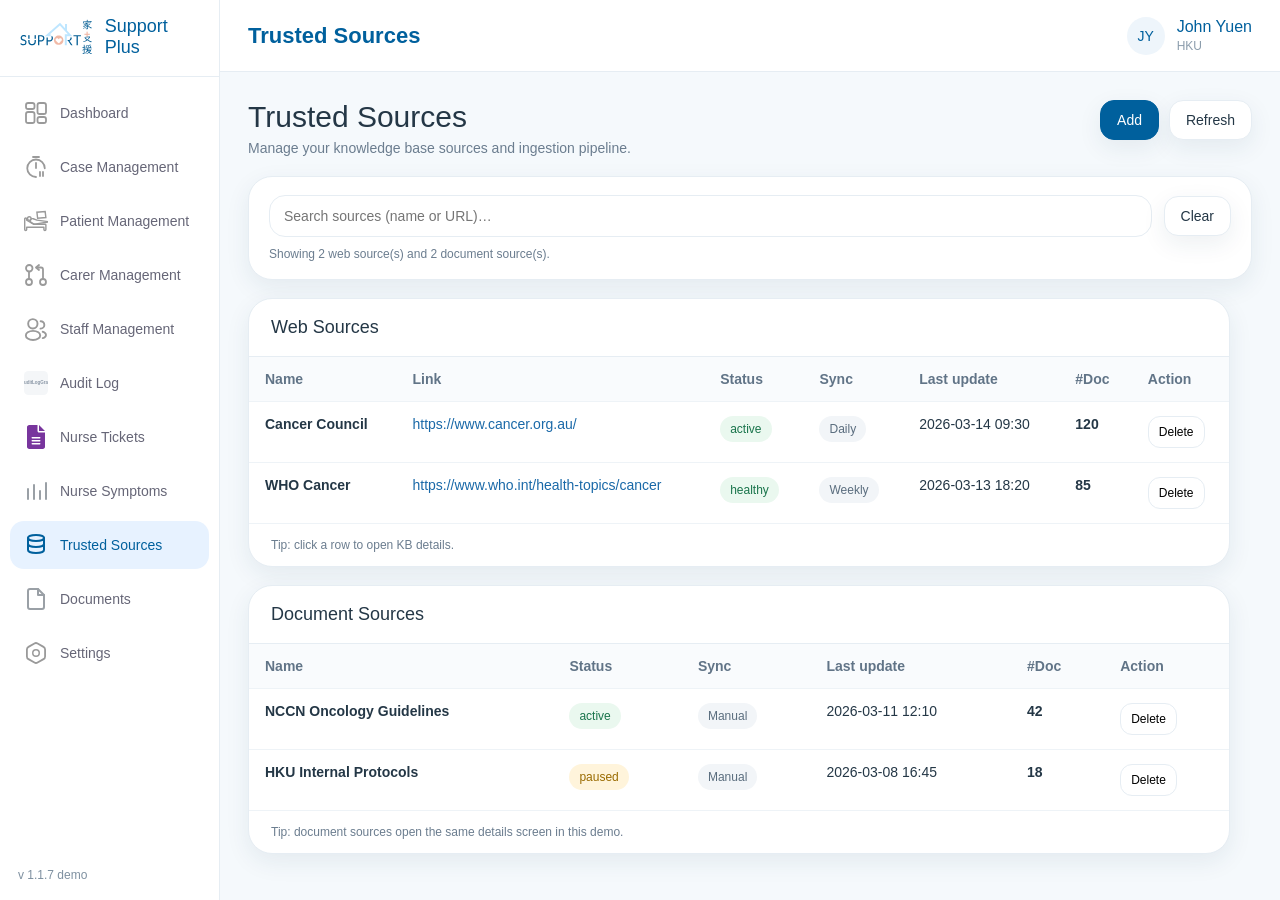
<file: trusted-sources.html>
<!DOCTYPE html>
<html lang="en">
<head>
  <meta charset="utf-8" />
  <meta name="viewport" content="width=device-width,initial-scale=1" />
  <title>Support Plus - Trusted Sources</title>
  <link rel="stylesheet" href="./font.css" />
  <style>
    :root{
      --blue:#00609d;
      --blue-soft:#e7f2ff;
      --text:#243746;
      --muted:#6b7d8f;
      --line:#e6edf3;
      --bg:#f5f9fc;
      --card:#ffffff;
      --good-bg:#eaf8ef;
      --good:#19744b;
      --warn-bg:#fff4db;
      --warn:#9a6b00;
      --bad-bg:#ffe7e7;
      --bad:#b73b3b;
      --neutral-bg:#f2f5f8;
      --neutral:#5a6d7e;
      --shadow:0 8px 24px rgba(30,60,90,.08);
    }
    *{box-sizing:border-box}
    body{
      margin:0;
      font-family: NotoSans-Regular, Arial, sans-serif;
      color:var(--text);
      background:var(--bg);
    }
    .app{display:flex; min-height:100vh;}
    .sidebar{
      width:220px; background:#fff; border-right:1px solid var(--line);
      position:fixed; left:0; top:0; bottom:0; padding:16px 0 72px; overflow:auto;
    }
    .brand{
      display:flex; align-items:center; gap:10px; padding:0 18px 18px; border-bottom:1px solid var(--line);
      margin-bottom:12px;
    }
    .brand img{height:40px}
    .brand-title{font-family:NotoSans-Bold, Arial, sans-serif; color:var(--blue); font-size:18px}
    .nav{padding:0 10px}
    .nav a{
      display:flex; align-items:center; gap:12px; text-decoration:none; color:#667;
      padding:12px 14px; border-radius:14px; margin:6px 0; font-size:14px;
    }
    .nav a img{width:24px; height:24px}
    .nav a.active{background:var(--blue-soft); color:var(--blue); font-family:NotoSans-Bold, Arial, sans-serif}
    .nav a:hover{background:#f4f8fb}
    .version{position:absolute; left:18px; bottom:18px; color:#7e90a0; font-size:12px}
    .main{margin-left:220px; flex:1; min-width:0;}
    .topbar{
      height:72px; background:#fff; border-bottom:1px solid var(--line);
      display:flex; align-items:center; justify-content:space-between; padding:0 28px;
      position:sticky; top:0; z-index:5;
    }
    .topbar h1{margin:0; font-size:22px; color:var(--blue); font-family:NotoSans-Bold, Arial, sans-serif}
    .profile{display:flex; align-items:center; gap:12px; color:var(--blue); font-family:NotoSans-Bold, Arial, sans-serif}
    .profile .avatar{
      width:38px; height:38px; border-radius:50%; background:#eef5fb; display:grid; place-items:center;
      font-size:14px;
    }
    .content{padding:28px}
    .page-head{display:flex; justify-content:space-between; align-items:flex-start; gap:18px; margin-bottom:20px}
    .subtitle{color:var(--muted); font-size:14px; margin-top:6px}
    .actions{display:flex; gap:10px; flex-wrap:wrap}
    .btn{
      border:1px solid var(--line); background:#fff; color:var(--text);
      border-radius:14px; padding:11px 16px; font-size:14px; cursor:pointer;
      box-shadow:var(--shadow); text-decoration:none; display:inline-flex; align-items:center; justify-content:center;
    }
    .btn.primary{background:var(--blue); border-color:var(--blue); color:#fff}
    .search-card,.table-card{
      background:var(--card); border:1px solid var(--line); border-radius:24px; box-shadow:var(--shadow);
    }
    .search-card{padding:18px 20px; margin-bottom:18px}
    .search-row{display:flex; gap:12px; align-items:center; flex-wrap:wrap}
    .search-row input{
      flex:1; min-width:240px; border:1px solid var(--line); border-radius:16px; padding:12px 14px; font-size:14px;
    }
    .stats-note{margin-top:10px; color:var(--muted); font-size:12px}
    .section-title{
      padding:18px 22px; border-bottom:1px solid var(--line);
      font-family:NotoSans-Bold, Arial, sans-serif; font-size:18px;
    }
    .table-wrap{overflow:auto}
    table{width:100%; border-collapse:collapse; min-width:980px}
    th,td{padding:14px 16px; text-align:left; border-bottom:1px solid #eef3f7; font-size:14px; vertical-align:top}
    th{background:#f9fbfd; color:#617487; font-family:NotoSans-Bold, Arial, sans-serif; white-space:nowrap}
    tr[data-href]{cursor:pointer}
    tr[data-href]:hover{background:#fbfdff}
    .badge{
      display:inline-flex; align-items:center; padding:6px 10px; border-radius:999px; font-size:12px;
      font-family:NotoSans-Bold, Arial, sans-serif;
    }
    .good{background:var(--good-bg); color:var(--good)}
    .warn{background:var(--warn-bg); color:var(--warn)}
    .bad{background:var(--bad-bg); color:var(--bad)}
    .neutral{background:var(--neutral-bg); color:var(--neutral)}
    .link{color:#1a69a8; text-decoration:none; word-break:break-all}
    .muted{color:var(--muted)}
    .cell-actions{display:flex; gap:8px}
    .mini-btn{
      padding:8px 10px; border:1px solid var(--line); background:#fff; border-radius:12px; font-size:12px; cursor:pointer;
    }
    .tip{padding:14px 22px; color:var(--muted); font-size:12px}
    .two-col{display:grid; grid-template-columns:1fr; gap:18px}
    @media (min-width:1200px){.two-col{grid-template-columns:1fr 1fr}}
    @media (max-width:900px){
      .sidebar{position:static; width:100%; height:auto}
      .main{margin-left:0}
      .app{display:block}
      .topbar{position:static}
      .content{padding:18px}
    }
  </style>
</head>
<body data-sidebar-current="trusted-sources" data-sidebar-version="v 1.1.7 demo" data-sidebar-org="HKU Nurse Portal Demo">
<div class="app">
  <aside class="sidebar">
    <div class="brand">
      <img src="./assets/Logo.f79c58a9aa67e29e632bf19ddaf9660c.svg" onerror="this.style.display='none'">
      <div class="brand-title">Support Plus</div>
    </div>
    <nav class="nav">
      <a href="./dashboard.html"><img src="./assets/dashboardGray.svg" onerror="this.style.display='none'"><span>Dashboard</span></a>
      <a href="#"><img src="./assets/clockGray.svg" onerror="this.style.display='none'"><span>Case Management</span></a>
      <a href="./nurse-tickets.html"><img src="./assets/file-lines.08dbc7ec491f453696227b1a3407a35e.svg" onerror="this.style.display='none'"><span>Nurse Tickets</span></a>
      <a href="./nurse-symptoms.html"><img src="./assets/chartGray.svg" onerror="this.style.display='none'"><span>Nurse Symptoms</span></a>
      <a href="#"><img src="./assets/patientGray.svg" onerror="this.style.display='none'"><span>Patient Management</span></a>
      <a href="#"><img src="./assets/carerGray.svg" onerror="this.style.display='none'"><span>Carer Management</span></a>
      <a href="#"><img src="./assets/peopleGray.svg" onerror="this.style.display='none'"><span>Staff Management</span></a>
      <a href="#"><img src="./assets/auditLogGray.svg" onerror="this.style.display='none'"><span>Audit Log</span></a>
      <a href="./trusted-sources.html" class="active"><img src="./assets/databaseBlue.svg" onerror="this.style.display='none'"><span>Trusted Sources</span></a>
      <a href="#"><img src="./assets/settingGray.svg" onerror="this.style.display='none'"><span>Settings</span></a>
    </nav>
    <div class="version">v 1.1.7 demo</div>
  </aside>

  <main class="main">
    <div class="topbar">
      <h1>Trusted Sources</h1>
      <div class="profile">
        <div class="avatar">JY</div>
        <div>John Yuen<br><span style="font-family:NotoSans-Regular,Arial,sans-serif;color:#8b9cac;font-size:12px">HKU</span></div>
      </div>
    </div>

    <div class="content">
      <div class="page-head">
        <div>
          <div style="font-size:30px;font-family:NotoSans-Bold,Arial,sans-serif">Trusted Sources</div>
          <div class="subtitle">Manage your knowledge base sources and ingestion pipeline.</div>
        </div>
        <div class="actions">
          <button class="btn primary" onclick="alert('Demo only: add trusted source modal')">Add</button>
          <button class="btn" onclick="location.reload()">Refresh</button>
        </div>
      </div>

      <div class="search-card">
        <div class="search-row">
          <input id="searchInput" placeholder="Search sources (name or URL)…" />
          <button class="btn" onclick="clearSearch()">Clear</button>
        </div>
        <div class="stats-note"><span id="countsText">Showing 2 web source(s) and 2 document source(s).</span></div>
      </div>

      <div class="two-col">
        <section class="table-card">
          <div class="section-title">Web Sources</div>
          <div class="table-wrap">
            <table id="webTable">
              <thead>
                <tr>
                  <th>Name</th>
                  <th>Link</th>
                  <th>Status</th>
                  <th>Sync</th>
                  <th>Last update</th>
                  <th>#Doc</th>
                  <th>Action</th>
                </tr>
              </thead>
              <tbody>
                <tr data-href="./source-details.html?id=cancer-council">
                  <td><strong>Cancer Council</strong></td>
                  <td><a class="link" href="https://www.cancer.org.au/" target="_blank" rel="noreferrer">https://www.cancer.org.au/</a></td>
                  <td><span class="badge good">active</span></td>
                  <td><span class="badge neutral">Daily</span></td>
                  <td>2026-03-14 09:30</td>
                  <td><strong>120</strong></td>
                  <td><div class="cell-actions"><button class="mini-btn" onclick="event.stopPropagation();alert('Demo only')">Delete</button></div></td>
                </tr>
                <tr data-href="./source-details.html?id=who-cancer">
                  <td><strong>WHO Cancer</strong></td>
                  <td><a class="link" href="https://www.who.int/health-topics/cancer" target="_blank" rel="noreferrer">https://www.who.int/health-topics/cancer</a></td>
                  <td><span class="badge good">healthy</span></td>
                  <td><span class="badge neutral">Weekly</span></td>
                  <td>2026-03-13 18:20</td>
                  <td><strong>85</strong></td>
                  <td><div class="cell-actions"><button class="mini-btn" onclick="event.stopPropagation();alert('Demo only')">Delete</button></div></td>
                </tr>
              </tbody>
            </table>
          </div>
          <div class="tip">Tip: click a row to open KB details.</div>
        </section>
        <br />
        <section class="table-card">
          <div class="section-title">Document Sources</div>
          <div class="table-wrap">
            <table id="docTable">
              <thead>
                <tr>
                  <th>Name</th>
                  <th>Status</th>
                  <th>Sync</th>
                  <th>Last update</th>
                  <th>#Doc</th>
                  <th>Action</th>
                </tr>
              </thead>
              <tbody>
                <tr data-href="./source-details.html?id=nccn-guidelines">
                  <td><strong>NCCN Oncology Guidelines</strong></td>
                  <td><span class="badge good">active</span></td>
                  <td><span class="badge neutral">Manual</span></td>
                  <td>2026-03-11 12:10</td>
                  <td><strong>42</strong></td>
                  <td><div class="cell-actions"><button class="mini-btn" onclick="event.stopPropagation();alert('Demo only')">Delete</button></div></td>
                </tr>
                <tr data-href="./source-details.html?id=hku-protocols">
                  <td><strong>HKU Internal Protocols</strong></td>
                  <td><span class="badge warn">paused</span></td>
                  <td><span class="badge neutral">Manual</span></td>
                  <td>2026-03-08 16:45</td>
                  <td><strong>18</strong></td>
                  <td><div class="cell-actions"><button class="mini-btn" onclick="event.stopPropagation();alert('Demo only')">Delete</button></div></td>
                </tr>
              </tbody>
            </table>
          </div>
          <div class="tip">Tip: document sources open the same details screen in this demo.</div>
        </section>
      </div>
    </div>
  </main>
</div>

<script>
  document.querySelectorAll('tr[data-href]').forEach(function(row){
    row.addEventListener('click', function(){ location.href = row.getAttribute('data-href'); });
  });

  function clearSearch(){
    document.getElementById('searchInput').value='';
    filterTables('');
  }

  function filterTables(q){
    q=(q||'').toLowerCase().trim();
    let web=0, doc=0;
    document.querySelectorAll('#webTable tbody tr').forEach(function(tr){
      const show = !q || tr.innerText.toLowerCase().indexOf(q) >= 0;
      tr.style.display = show ? '' : 'none';
      if(show) web++;
    });
    document.querySelectorAll('#docTable tbody tr').forEach(function(tr){
      const show = !q || tr.innerText.toLowerCase().indexOf(q) >= 0;
      tr.style.display = show ? '' : 'none';
      if(show) doc++;
    });
    document.getElementById('countsText').textContent = 'Showing ' + web + ' web source(s) and ' + doc + ' document source(s).';
  }

  document.getElementById('searchInput').addEventListener('input', function(e){
    filterTables(e.target.value);
  });
</script>
<script src="./shared-sidebar.js"></script></body>
</html>
</file>
<file: font.css>
@font-face{font-family:NotoSans-Regular;src:local("Arial");}
@font-face{font-family:NotoSans-Bold;src:local("Arial Bold");font-weight:700;}
body{font-family:Arial, Helvetica, sans-serif;}
</file>
